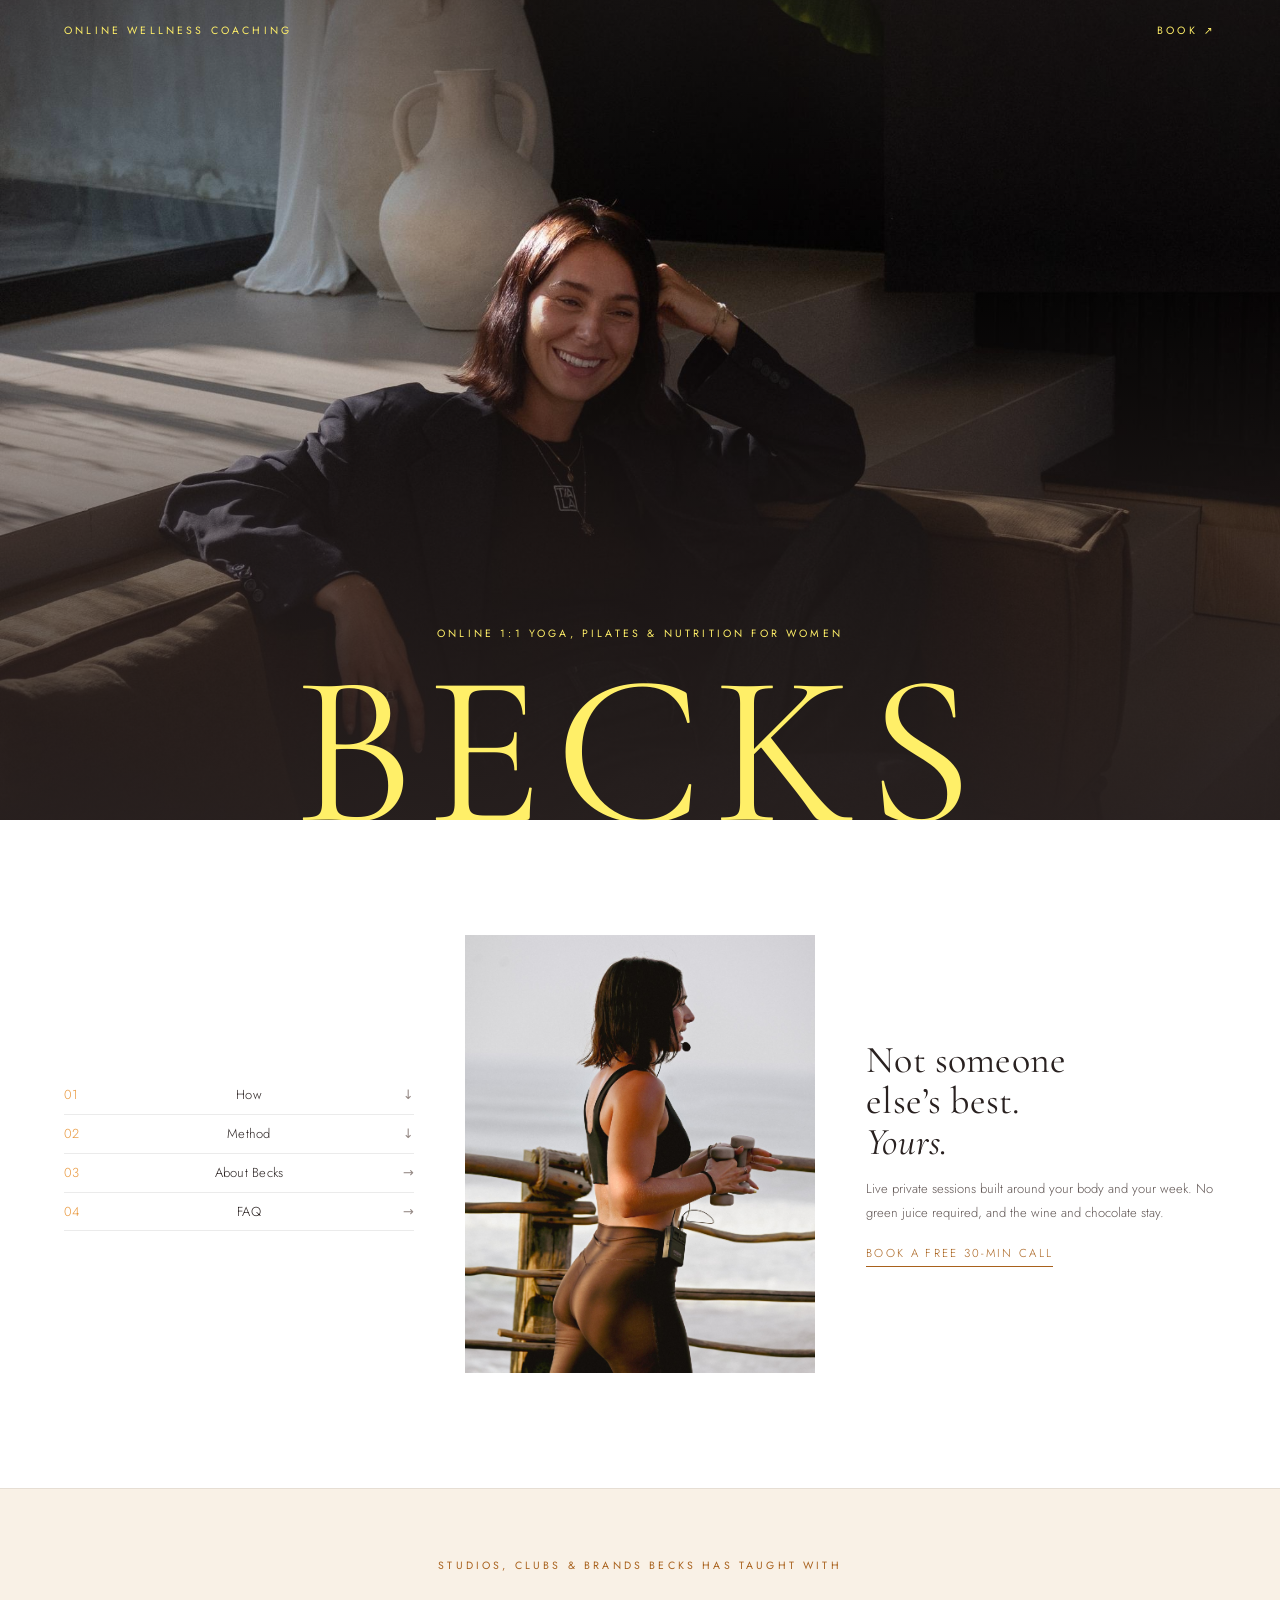
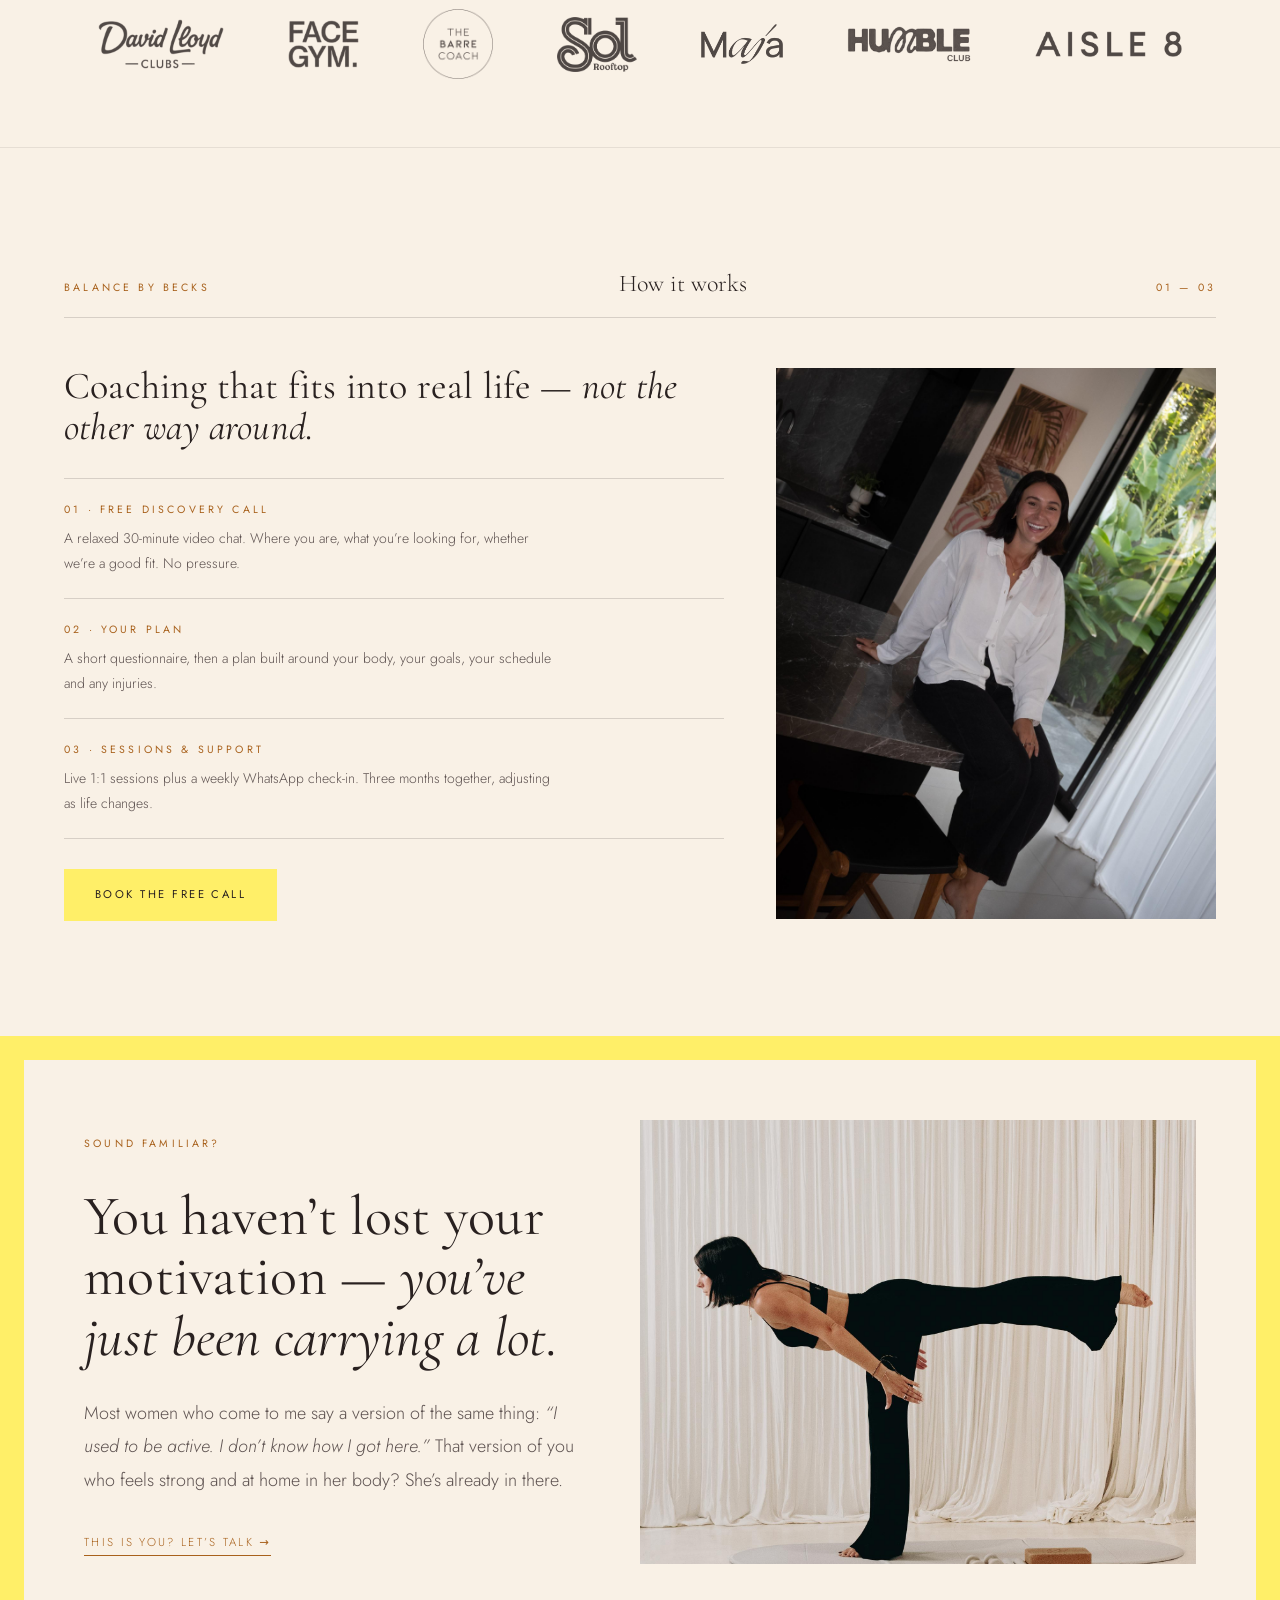
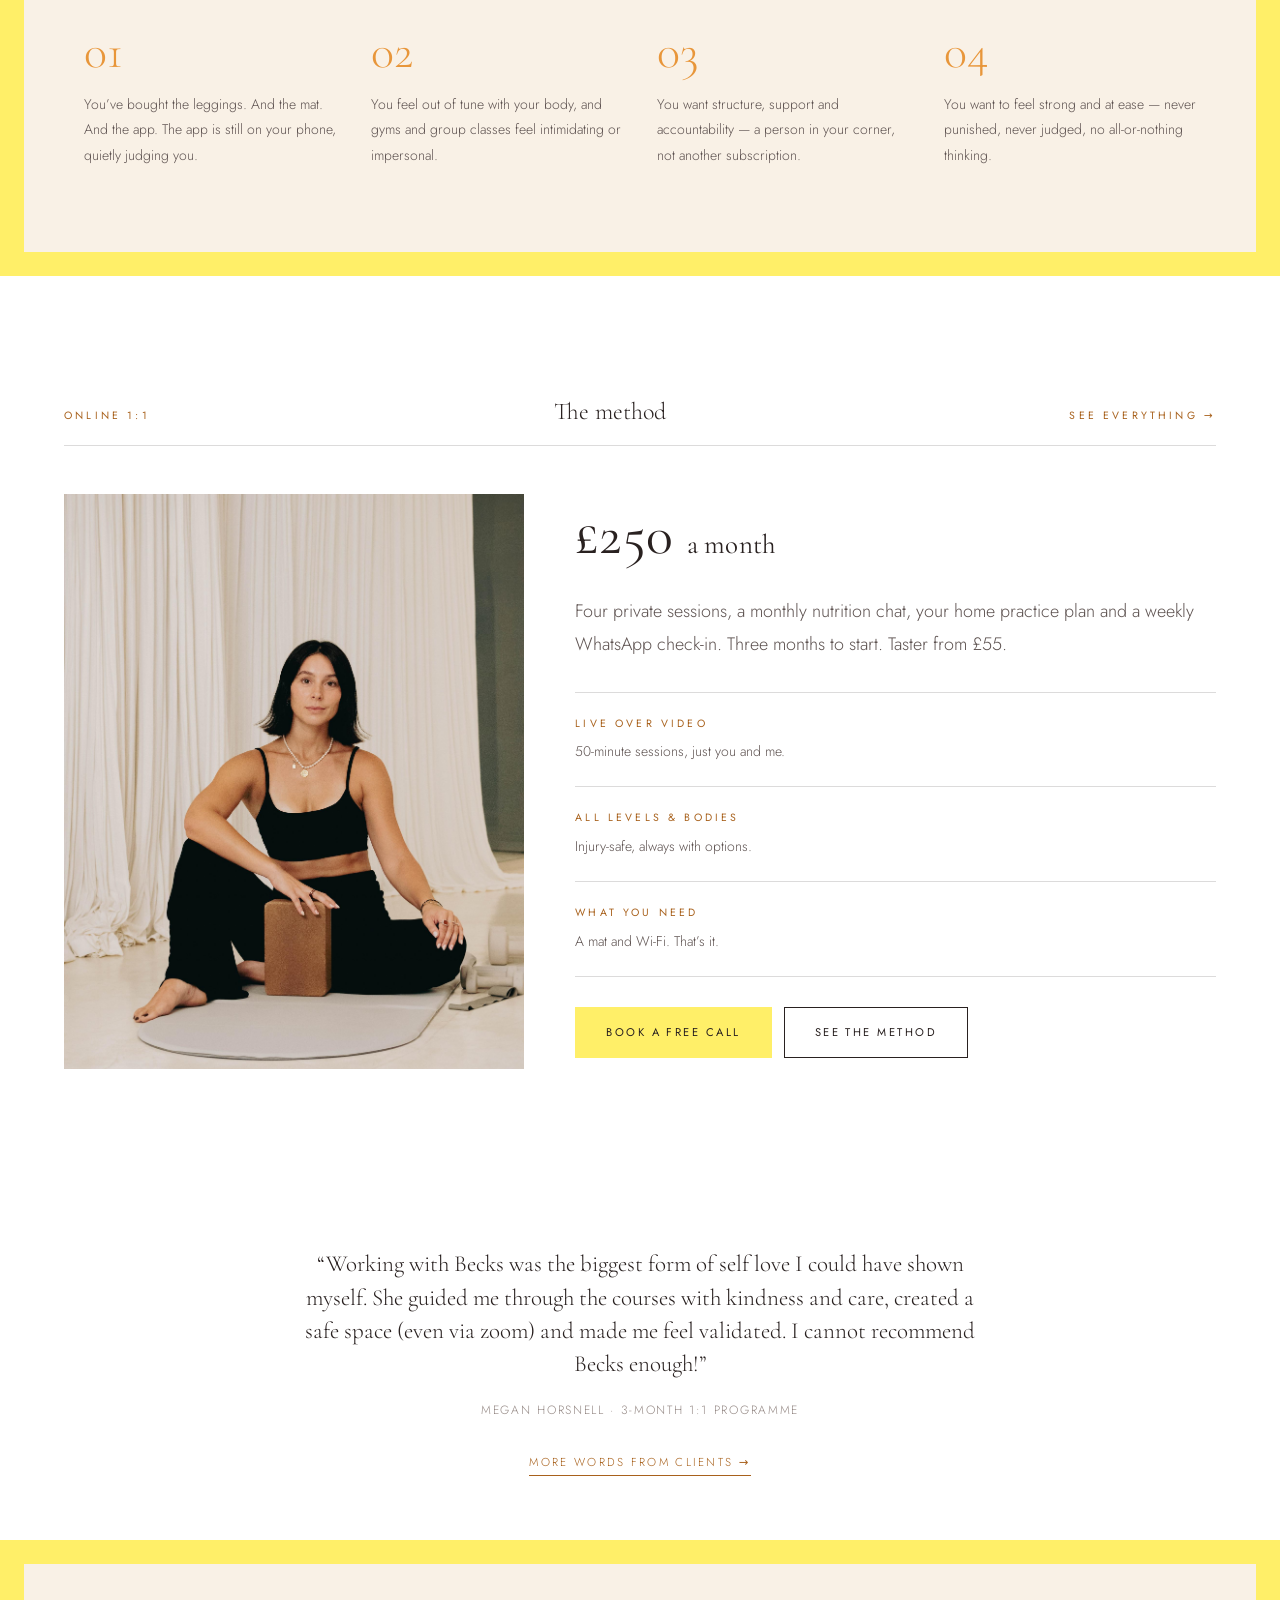
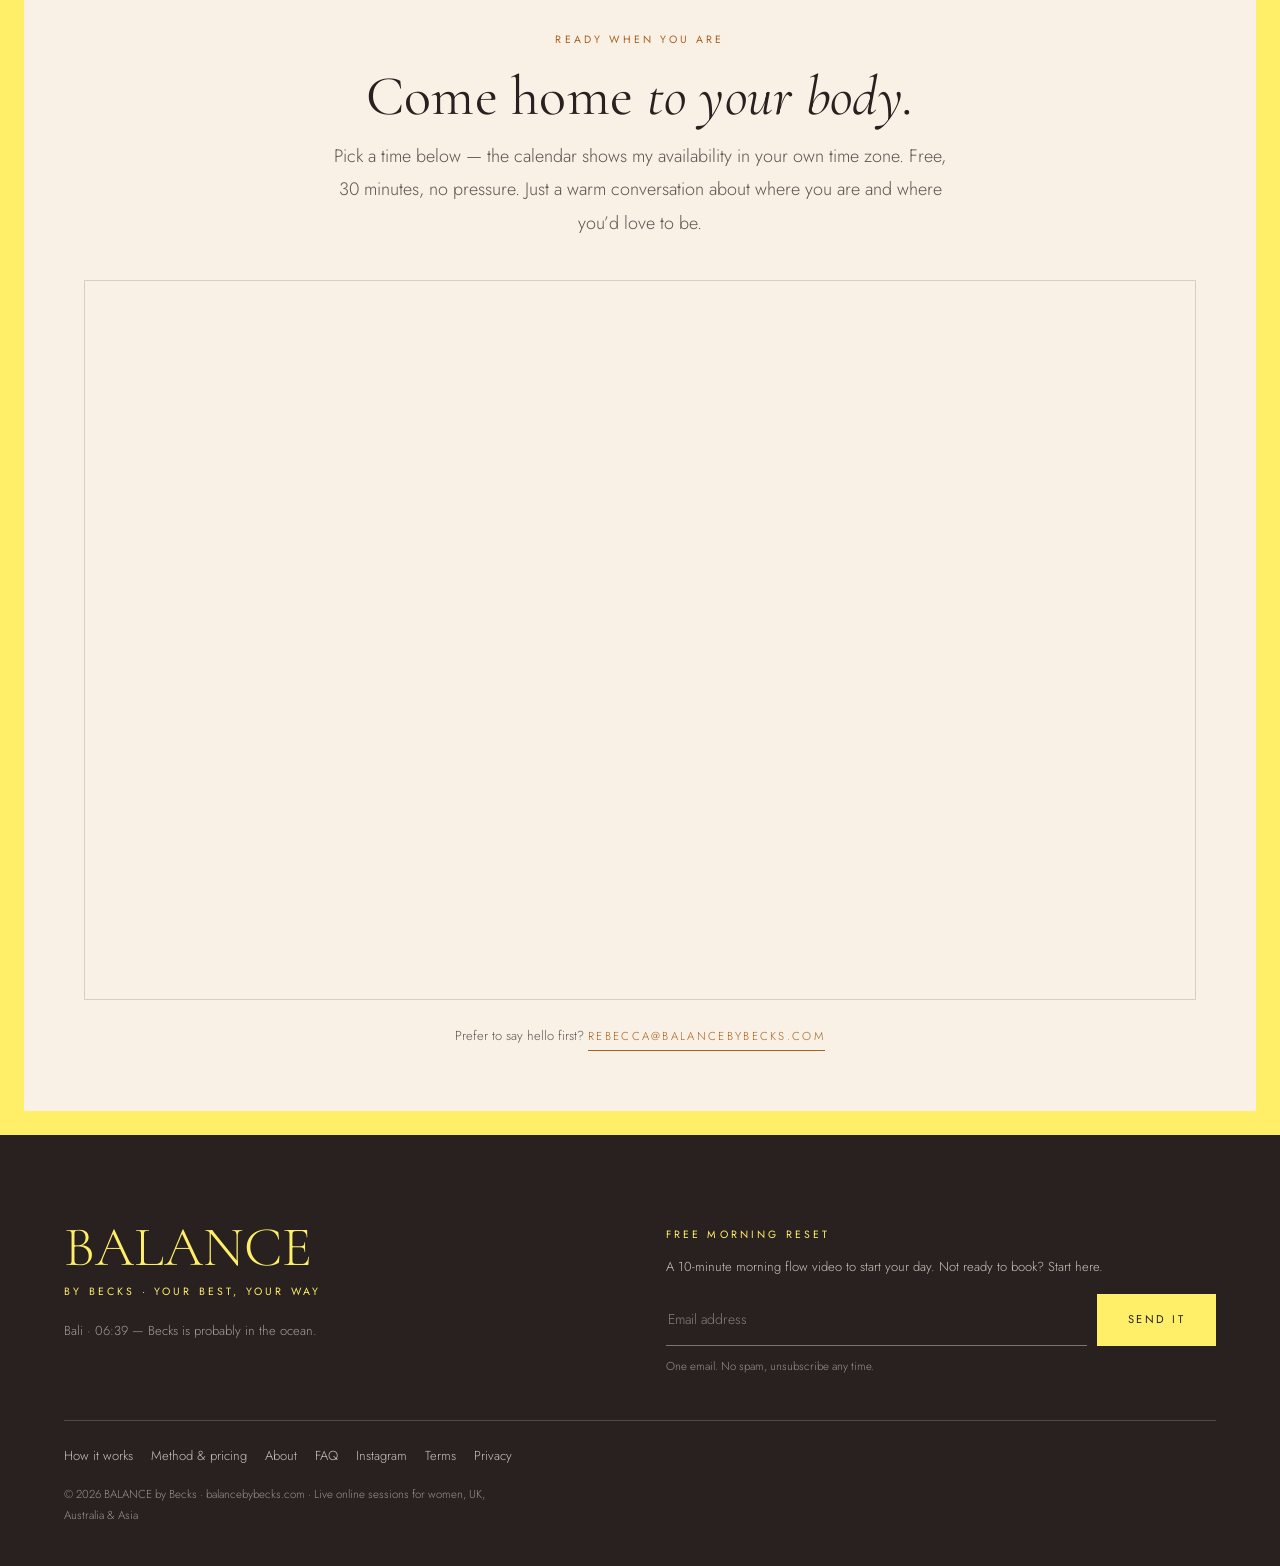
<file: index.html>
<!DOCTYPE html>
<html lang="en">
<head>
<meta charset="UTF-8">
<meta name="viewport" content="width=device-width, initial-scale=1.0">
<title>Balance by Becks | Online Yoga, Pilates &amp; Nutrition Coaching for Women</title>
<meta name="description" content="Private online yoga, Pilates and holistic nutrition coaching for women, with Becks. Live 1:1 sessions built around you. Book a free 30-minute call.">
<meta name="theme-color" content="#F9F1E6">
<link rel="canonical" href="https://balancebybecks.com/">
<link rel="icon" href="data:image/svg+xml,%3Csvg xmlns='http://www.w3.org/2000/svg' viewBox='0 0 64 64'%3E%3Crect width='64' height='64' fill='%23F9F1E6'/%3E%3Ctext x='32' y='46' font-family='Georgia,serif' font-size='42' text-anchor='middle' fill='%23E8963A'%3EB%3C/text%3E%3C/svg%3E">
<meta property="og:type" content="website">
<meta property="og:url" content="https://balancebybecks.com/">
<meta property="og:title" content="Balance by Becks | Online Yoga, Pilates &amp; Nutrition Coaching for Women">
<meta property="og:description" content="Live private sessions built around your body and your week. No green juice required. Book a free 30-minute call.">
<meta property="og:image" content="https://balancebybecks.com/images/becks-lounge.jpg">
<meta name="twitter:card" content="summary_large_image">

<!-- ============================================================
     SETUP
     1) BOOKING — one place: window.BOOKING_URL below. Every button
        with data-book opens it as a pop-up; #calendar embeds it.
     2) ANALYTICS — create Plausible, then uncomment the line.
     3) NEWSLETTER — paste the Formspree URL in the footer form action.
     IMAGES — images/becks-lounge.jpg (hero) · logos/ (client banner)
              becks-warrior.jpg · becks-ocean.jpg · becks-home.jpg · becks-block.jpg · gallery-1/2
              online-session.jpg · final.jpg
     ============================================================ -->
<script>
  /* Reserva: un solo lugar. El estilo viaja por parámetros de URL —
     Calendly sólo los aplica en plan de pago; en gratuito los ignora
     y usa su tema por defecto, sin romper nada. */
  window.BOOKING_URL = "https://calendly.com/balancebybecks/new-meeting";
  window.BOOKING_STYLE = {
    hide_gdpr_banner: 1,
    background_color: "F9F1E6",   /* crema del sitio */
    text_color:       "292120",   /* tinta */
    primary_color:    "A8611C"    /* naranja profundo: 4.8:1 con texto blanco */
  };
</script>
<!-- <script defer data-domain="balancebybecks.com" src="https://plausible.io/js/script.js"></script> -->

<link rel="preconnect" href="https://fonts.googleapis.com">
<link rel="preconnect" href="https://fonts.gstatic.com" crossorigin>
<link href="https://fonts.googleapis.com/css2?family=Cormorant+Garamond:ital,wght@0,300;0,400;1,400&family=Jost:wght@300;400&display=swap" rel="stylesheet">
<link rel="stylesheet" href="assets/site.css">
<link rel="stylesheet" href="https://assets.calendly.com/assets/external/widget.css">

<script type="application/ld+json">
{"@context":"https://schema.org","@graph":[
{"@type":"Person","name":"Rebecca (Becks)","url":"https://balancebybecks.com/","jobTitle":"Online yoga, Pilates and nutrition coach","description":"Becks is an online yoga and Pilates coach and nutritional therapist for women, based in Bali."},
{"@type":"Service","name":"Online 1:1 Yoga, Pilates & Nutrition Coaching","provider":{"@type":"Person","name":"Rebecca (Becks)"},"areaServed":["United Kingdom","Australia","Indonesia","Asia"],"url":"https://balancebybecks.com/","description":"Private online yoga, Pilates and holistic nutrition coaching for women. Four 50-minute sessions a month, a monthly nutrition chat, a home practice plan and a weekly WhatsApp check-in, for an initial three months.","offers":{"@type":"Offer","price":"250","priceCurrency":"GBP","description":"£250 a month"}}
]}
</script>
</head>

<body>
<a class="skip" href="#main">Skip to content</a>

<!-- ══════════════ 01 · HERO ══════════════ -->
<header class="hero">
  <div class="strip">
    <span class="label label--light">Online wellness coaching</span>
    <a class="label label--light" href="#book" data-book>Book ↗</a>
  </div>

  <img class="hero__img" src="images/becks-lounge.jpg"
       alt="Becks, online yoga and Pilates coach, sitting in warm afternoon light" width="2000" height="2500">
  <div class="hero__veil"></div>

  <div class="hero__foot">
    <p class="hero__sub label label--light">Online 1:1 yoga, Pilates &amp; nutrition for women</p>
    <h1 class="hero__mark">BECKS</h1>
  </div>
</header>

<main id="main">

<!-- ══════════════ 02 · CONTENTS ══════════════ -->
<section class="section section--paper">
  <div class="wrap cols cols--3 middle">

    <nav class="contents rise" aria-label="Contents">
      <a href="#how"><span class="n">01</span><span>How</span><span class="p">↓</span></a>
      <a href="#method"><span class="n">02</span><span>Method</span><span class="p">↓</span></a>
      <a href="about.html"><span class="n">03</span><span>About Becks</span><span class="p">→</span></a>
      <a href="faq.html"><span class="n">04</span><span>FAQ</span><span class="p">→</span></a>
    </nav>

    <div class="shot shot--tall rise">
      <img src="images/becks-ocean.jpg" alt="Becks teaching a class by the ocean in Bali" loading="lazy" width="1667" height="2500">
    </div>

    <div class="rise stack">
      <h2 class="h-md serif">Not someone<br>else&rsquo;s best.<br><em>Yours.</em></h2>
      <p class="small">Live private sessions built around your body and your week. No green juice required, and the wine and chocolate stay.</p>
      <p><a class="link-cta" href="#book" data-book>Book a free 30-min call</a></p>
    </div>

  </div>
</section>

<!-- ══════════════ CLIENT LOGOS ══════════════ -->
<section class="logos" aria-label="Studios and brands Becks has taught with">
  <span class="label">Studios, clubs &amp; brands Becks has taught with</span>
  <div class="logos__row rise">
    <img src="images/logos/david-lloyd.png" alt="David Lloyd Clubs" style="--h:1.5" width="754" height="300" loading="lazy">
    <img src="images/logos/facegym.png" alt="FaceGym" style="--h:1.45" width="445" height="300" loading="lazy">
    <img src="images/logos/the-barre-coach.png" alt="The Barre Coach" style="--h:2.1" width="300" height="300" loading="lazy">
    <img src="images/logos/sol-rooftop.png" alt="Sol Rooftop" style="--h:1.65" width="438" height="300" loading="lazy">
    <img src="images/logos/maja.png" alt="Maja" style="--h:1.2" width="614" height="300" loading="lazy">
    <img src="images/logos/humble-club.png" alt="Humble Club" style="--h:1.1" width="820" height="243" loading="lazy">
    <img src="images/logos/aisle-8.png" alt="Aisle 8" style="--h:.8" width="900" height="163" loading="lazy">
  </div>
</section>

<!-- ══════════════ 03 · HOW IT WORKS ══════════════ -->
<section class="section" id="how">
  <div class="wrap">
    <div class="rule-head">
      <span class="label">Balance by Becks</span>
      <span class="rule-head__mid">How it works</span>
      <span class="label hide-sm">01 &mdash; 03</span>
    </div>

    <div class="cols cols--text-photo middle">
      <div class="rise stack-lg">
        <h2 class="h-md serif">Coaching that fits into real life &mdash; <em>not the other way around.</em></h2>

        <div class="rows">
          <div class="row">
            <span class="row__k label">01 &middot; Free discovery call</span>
            <p>A relaxed 30-minute video chat. Where you are, what you&rsquo;re looking for, whether we&rsquo;re a good fit. No pressure.</p>
          </div>
          <div class="row">
            <span class="row__k label">02 &middot; Your plan</span>
            <p>A short questionnaire, then a plan built around your body, your goals, your schedule and any injuries.</p>
          </div>
          <div class="row">
            <span class="row__k label">03 &middot; Sessions &amp; support</span>
            <p>Live 1:1 sessions plus a weekly WhatsApp check-in. Three months together, adjusting as life changes.</p>
          </div>
        </div>

        <div class="btn-row">
          <a class="btn" href="#book" data-book>Book the free call</a>
        </div>
      </div>

      <div class="shot shot--tall shot--how rise">
        <img src="images/becks-home.jpg" alt="Becks at home in Bali" loading="lazy" width="2000" height="2500">
      </div>
    </div>
  </div>
</section>

<!-- ══════════════ 04 · SOUND FAMILIAR (yellow frame) ══════════════ -->
<section class="frame" id="approach">
  <div class="frame__inner">
    <div class="wrap cols cols--text-photo middle">

      <div class="rise stack-lg">
        <span class="label">Sound familiar?</span>
        <h2 class="h-lg serif">You haven&rsquo;t lost your motivation &mdash; <em>you&rsquo;ve just been carrying a lot.</em></h2>
        <p class="lede">Most women who come to me say a version of the same thing: <em>&ldquo;I used to be active. I don&rsquo;t know how I got here.&rdquo;</em> That version of you who feels strong and at home in her body? She&rsquo;s already in there.</p>
        <p><a class="link-cta" href="#book" data-book>This is you? Let&rsquo;s talk →</a></p>
      </div>

      <div class="shot shot--wide shot--warrior rise">
        <img src="images/becks-warrior.jpg" alt="Becks balancing in a standing yoga pose" loading="lazy" width="1746" height="2500">
      </div>

    </div>

    <div class="wrap steps steps--4 rise" style="margin-top:clamp(36px,5vw,64px);margin-bottom:clamp(12px,2vw,24px)">
      <div class="step">
        <div class="step__n">01</div>
        <p>You&rsquo;ve bought the leggings. And the mat. And the app. The app is still on your phone, quietly judging you.</p>
      </div>
      <div class="step">
        <div class="step__n">02</div>
        <p>You feel out of tune with your body, and gyms and group classes feel intimidating or impersonal.</p>
      </div>
      <div class="step">
        <div class="step__n">03</div>
        <p>You want structure, support and accountability &mdash; a person in your corner, not another subscription.</p>
      </div>
      <div class="step">
        <div class="step__n">04</div>
        <p>You want to feel strong and at ease &mdash; never punished, never judged, no all-or-nothing thinking.</p>
      </div>
    </div>
  </div>
</section>

<!-- ══════════════ 05 · METHOD ══════════════ -->
<section class="section section--paper" id="method">
  <div class="wrap">
    <div class="rule-head">
      <span class="label">Online 1:1</span>
      <span class="rule-head__mid">The method</span>
      <a class="label" href="programme.html">See everything →</a>
    </div>

    <div class="cols cols--sidebar middle">
      <div class="shot shot--tall rise">
        <img src="images/becks-block.jpg" alt="Becks on the mat with a block" loading="lazy" width="1898" height="2500">
      </div>

      <div class="rise stack-lg">
        <h2 class="h-lg serif">£250 <span class="h-sm">a month</span></h2>
        <p class="lede">Four private sessions, a monthly nutrition chat, your home practice plan and a weekly WhatsApp check-in. Three months to start. Taster from £55.</p>

        <div class="rows">
          <div class="row"><span class="row__k label">Live over video</span><p>50-minute sessions, just you and me.</p></div>
          <div class="row"><span class="row__k label">All levels &amp; bodies</span><p>Injury-safe, always with options.</p></div>
          <div class="row"><span class="row__k label">What you need</span><p>A mat and Wi-Fi. That&rsquo;s it.</p></div>
        </div>

        <div class="btn-row">
          <a class="btn" href="#book" data-book>Book a free call</a>
          <a class="btn btn--ghost" href="programme.html">See the method</a>
        </div>
      </div>
    </div>
  </div>
</section>

<!-- ══════════════ 06 · ONE VOICE ══════════════ -->
<section class="section section--paper section--tight">
  <div class="wrap wrap--narrow center">
    <blockquote class="quote rise" style="background:transparent;padding:0">
      <p>&ldquo;Working with Becks was the biggest form of self love I could have shown myself. She guided me through the courses with kindness and care, created a safe space (even via zoom) and made me feel validated. I cannot recommend Becks enough!&rdquo;</p>
      <cite>Megan Horsnell &middot; 3-month 1:1 programme</cite>
    </blockquote>
    <p style="margin-top:26px"><a class="link-cta" href="about.html#words">More words from clients →</a></p>
  </div>
</section>

<!-- ══════════════ 07 · BOOK ══════════════ -->
<section class="frame" id="book">
  <div class="frame__inner frame--paper">
    <div class="wrap">
      <div class="center stack" style="margin-bottom:clamp(26px,3.5vw,40px)">
        <span class="label">Ready when you are</span>
        <h2 class="h-lg serif">Come home <em>to your body.</em></h2>
        <p class="lede" style="margin:14px auto 0">Pick a time below &mdash; the calendar shows my availability in your own time zone. Free, 30 minutes, no pressure. Just a warm conversation about where you are and where you&rsquo;d love to be.</p>
      </div>

      <!-- Calendly inline; falls back to a plain link if the widget can't load -->
      <div id="calendar" class="calendly-inline-widget booking" data-auto-load="false">
        <a class="booking__fallback" href="https://calendly.com/balancebybecks/new-meeting" hidden>
          Open the calendar in a new tab ↗
        </a>
        <noscript>
          <p style="padding:40px">Book your free 30-minute call:
            <a href="https://calendly.com/balancebybecks/new-meeting">calendly.com/balancebybecks</a>
          </p>
        </noscript>
      </div>

      <p class="center small" style="margin:24px auto 0">
        Prefer to say hello first? <a class="link-cta" href="mailto:rebecca@balancebybecks.com">rebecca@balancebybecks.com</a>
      </p>
    </div>
  </div>
</section>

</main>

<!-- ══════════════ FOOTER ══════════════ -->
<footer class="foot">
  <div class="wrap cols cols--2">
    <div>
      <div class="foot__mark">BALANCE</div>
      <p class="label" style="margin-top:8px">by Becks &middot; Your best, your way</p>
      <p class="small" style="color:rgba(249,241,230,.6);margin-top:18px">
        Bali · <span data-bali>--:--</span> &mdash; Becks is probably in the ocean.
      </p>
    </div>

    <div>
      <span class="label">Free Morning Reset</span>
      <p class="small" style="color:rgba(249,241,230,.78);margin-top:8px">A 10-minute morning flow video to start your day. Not ready to book? Start here.</p>
      <form class="news" action="REPLACE_WITH_FORMSPREE_URL" method="POST">
        <label class="vh" for="nl">Email address</label>
        <input id="nl" type="email" name="email" placeholder="Email address" required>
        <button class="btn" type="submit">Send it</button>
      </form>
      <p class="foot__fine" style="margin-top:10px">One email. No spam, unsubscribe any time.</p>
    </div>
  </div>

  <hr class="foot__rule">

  <div class="wrap">
    <nav class="foot__nav" aria-label="Footer">
      <a href="index.html#how">How it works</a>
      <a href="programme.html">Method &amp; pricing</a>
      <a href="about.html">About</a>
      <a href="faq.html">FAQ</a>
      <a href="https://www.instagram.com/balancebybecks" rel="noopener">Instagram</a>
      <a href="terms.html">Terms</a>
      <a href="privacy.html">Privacy</a>
    </nav>
    <p class="foot__fine" style="margin-top:16px">
      © <span data-year>2026</span> BALANCE by Becks · balancebybecks.com · Live online sessions for women, UK, Australia &amp; Asia
    </p>
  </div>
</footer>

<script src="https://assets.calendly.com/assets/external/widget.js" async></script>
<script src="assets/site.js" defer></script>
</body>
</html>
</file>
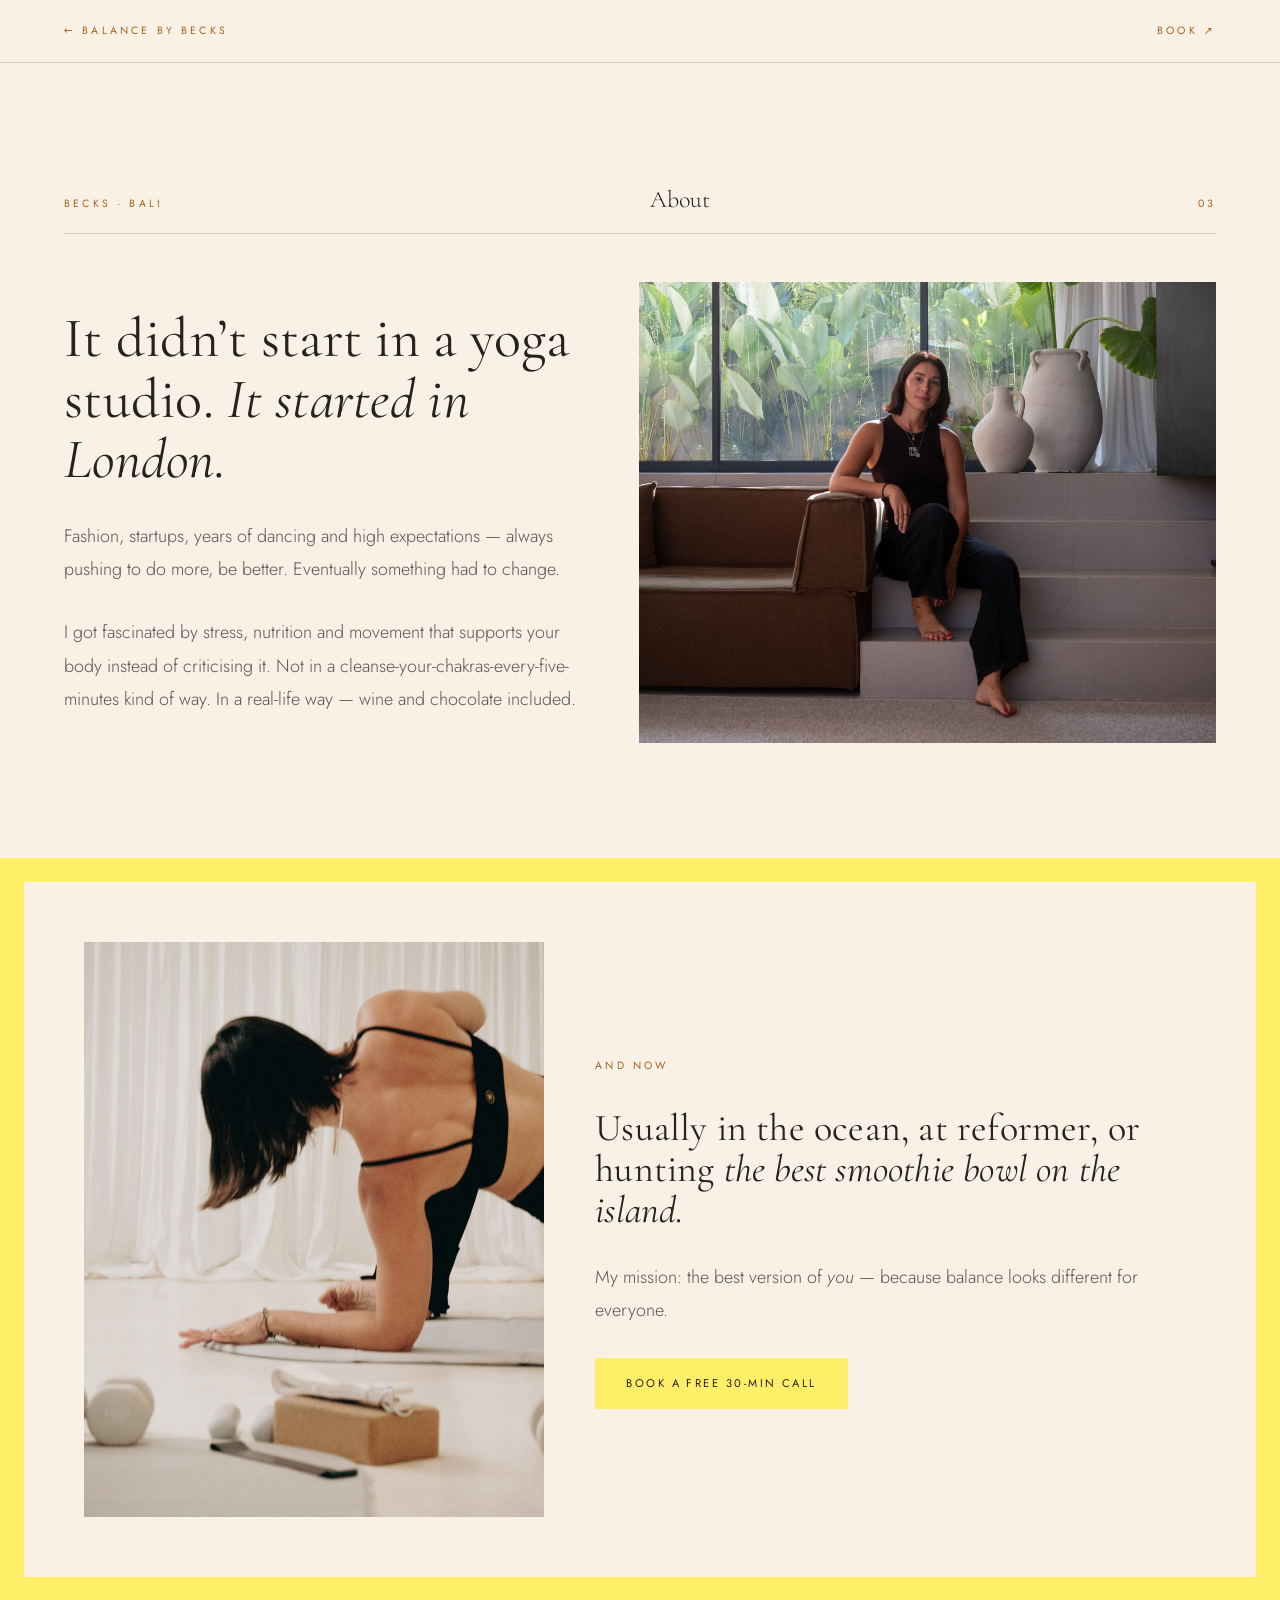
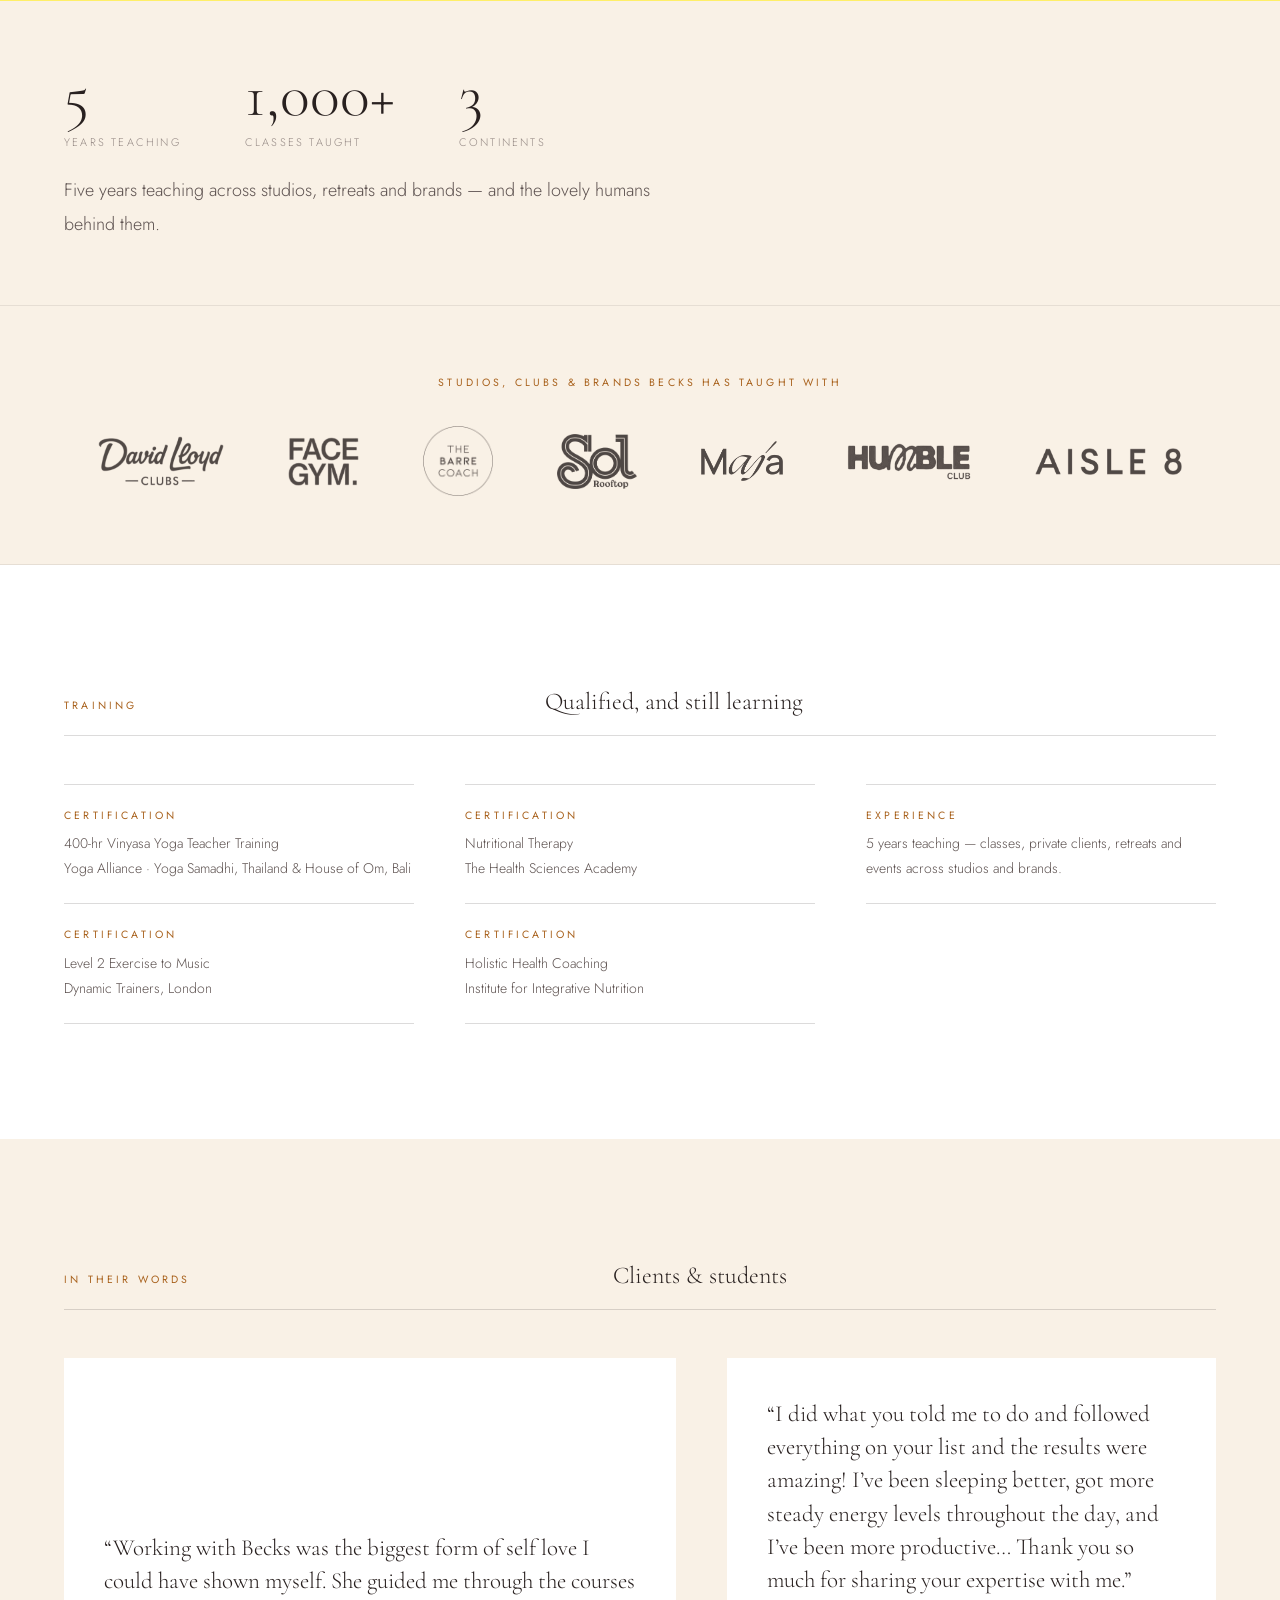
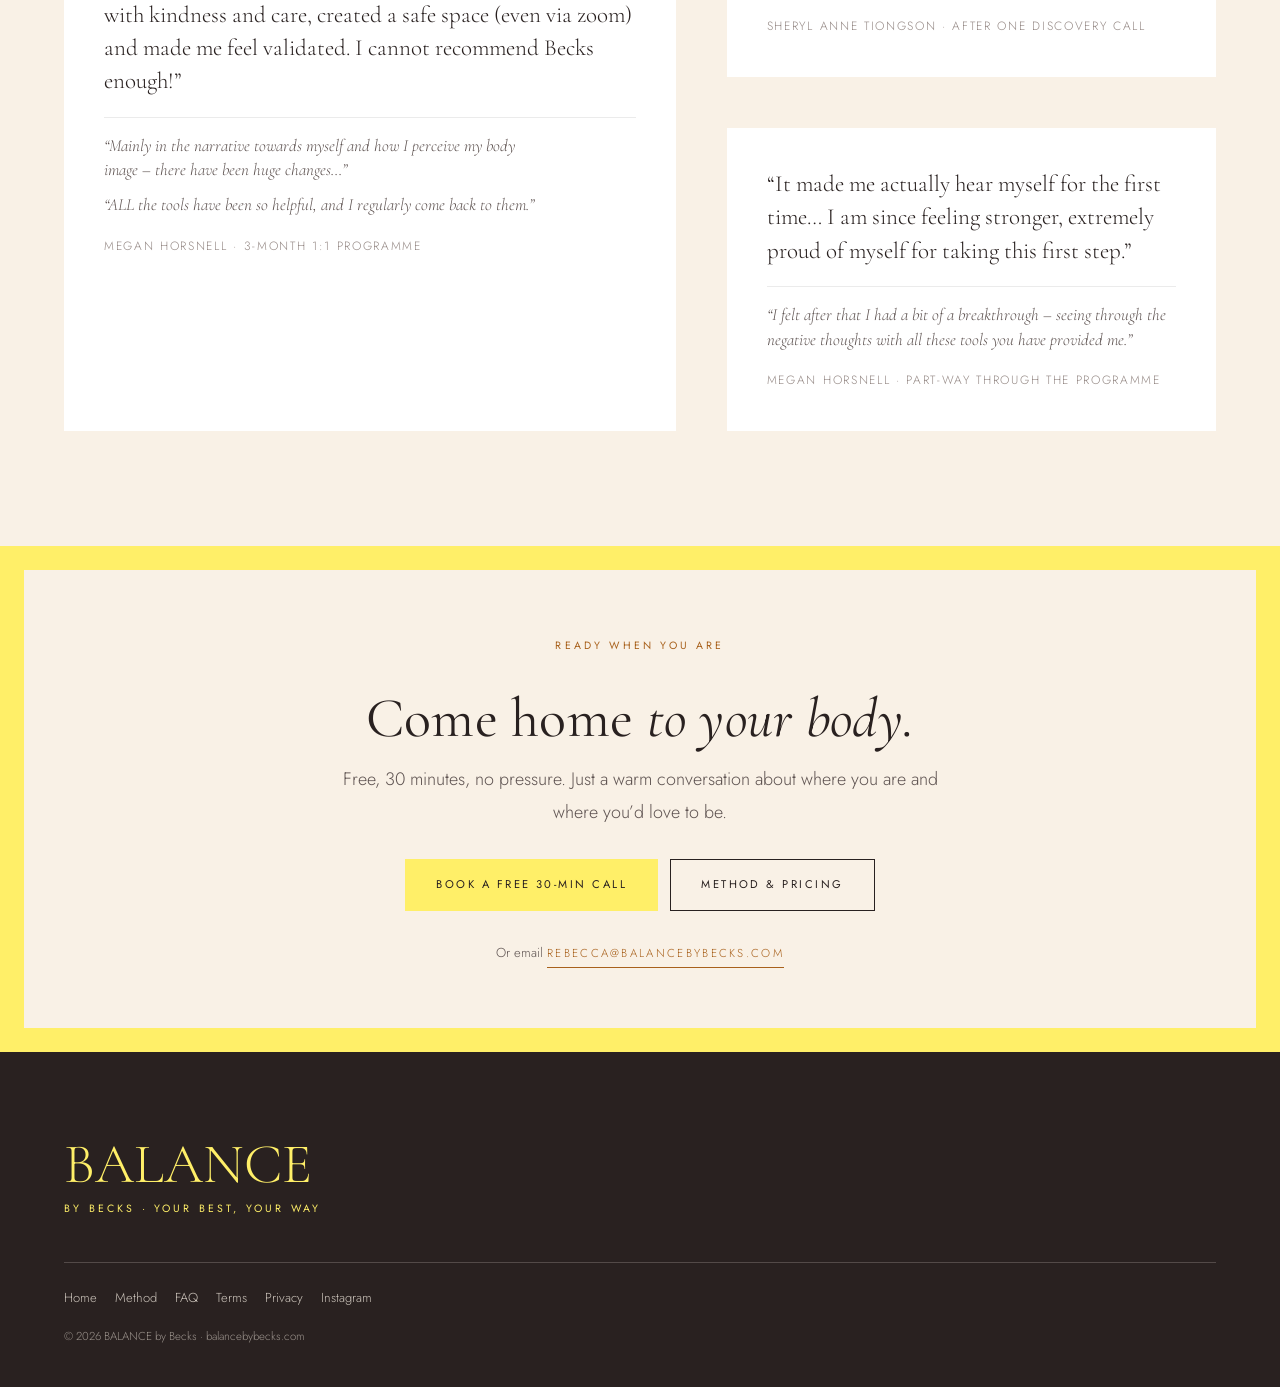
<file: about.html>
<!DOCTYPE html>
<html lang="en">
<head>
<meta charset="UTF-8">
<meta name="viewport" content="width=device-width, initial-scale=1.0">
<title>About Becks — Balance by Becks</title>
<meta name="description" content="Becks is a yoga and Pilates coach and nutritional therapist for women, based in Bali. Fashion and startups in London, then five years teaching across studios, retreats and brands.">
<meta name="theme-color" content="#F9F1E6">
<link rel="canonical" href="https://balancebybecks.com/about.html">
<link rel="icon" href="data:image/svg+xml,%3Csvg xmlns='http://www.w3.org/2000/svg' viewBox='0 0 64 64'%3E%3Crect width='64' height='64' fill='%23F9F1E6'/%3E%3Ctext x='32' y='46' font-family='Georgia,serif' font-size='42' text-anchor='middle' fill='%23E8963A'%3EB%3C/text%3E%3C/svg%3E">
<meta property="og:title" content="About Becks — Balance by Becks">
<meta property="og:description" content="It didn't start in a yoga studio. It started in London.">
<meta property="og:image" content="https://balancebybecks.com/images/becks-now.jpg">

<script>
  /* Reserva: un solo lugar. El estilo viaja por parámetros de URL —
     Calendly sólo los aplica en plan de pago; en gratuito los ignora
     y usa su tema por defecto, sin romper nada. */
  window.BOOKING_URL = "https://calendly.com/balancebybecks/new-meeting";
  window.BOOKING_STYLE = {
    hide_gdpr_banner: 1,
    background_color: "F9F1E6",   /* crema del sitio */
    text_color:       "292120",   /* tinta */
    primary_color:    "A8611C"    /* naranja profundo: 4.8:1 con texto blanco */
  };
</script>
<link rel="preconnect" href="https://fonts.googleapis.com">
<link rel="preconnect" href="https://fonts.gstatic.com" crossorigin>
<link href="https://fonts.googleapis.com/css2?family=Cormorant+Garamond:ital,wght@0,300;0,400;1,400&family=Jost:wght@300;400&display=swap" rel="stylesheet">
<link rel="stylesheet" href="assets/site.css">
<link rel="stylesheet" href="https://assets.calendly.com/assets/external/widget.css">
</head>

<body>
<a class="skip" href="#main">Skip to content</a>

<div class="strip strip--solid">
  <a class="label" href="index.html">← Balance by Becks</a>
  <a class="label" href="#book" data-book>Book ↗</a>
</div>

<main id="main">

<!-- ══════════════ THE STORY ══════════════ -->
<section class="section">
  <div class="wrap">
    <div class="rule-head">
      <span class="label">Becks &middot; Bali</span>
      <span class="rule-head__mid">About</span>
      <span class="label hide-sm">03</span>
    </div>

    <div class="cols cols--text-photo middle">
      <div class="rise stack-lg">
        <h1 class="h-lg serif">It didn&rsquo;t start in a yoga studio. <em>It started in London.</em></h1>
        <p class="lede">Fashion, startups, years of dancing and high expectations &mdash; always pushing to do more, be better. Eventually something had to change.</p>
        <p class="lede">I got fascinated by stress, nutrition and movement that supports your body instead of criticising it. Not in a cleanse-your-chakras-every-five-minutes kind of way. In a real-life way &mdash; wine and chocolate included.</p>
      </div>

      <div class="shot shot--wide rise">
        <img src="images/becks-steps.jpg" alt="Becks at home in Bali" width="1920" height="1536">
      </div>
    </div>
  </div>
</section>

<!-- ══════════════ NOW ══════════════ -->
<section class="frame">
  <div class="frame__inner frame--paper">
    <div class="wrap cols cols--sidebar middle">
      <div class="shot shot--tall rise">
        <img src="images/becks-now.jpg" alt="Becks mid-flow on the mat" loading="lazy" width="1754" height="2500">
      </div>
      <div class="rise stack-lg">
        <span class="label">And now</span>
        <h2 class="h-md serif">Usually in the ocean, at reformer, or hunting <em>the best smoothie bowl on the island.</em></h2>
        <p class="lede">My mission: the best version of <em>you</em> &mdash; because balance looks different for everyone.</p>
        <div class="btn-row">
          <a class="btn" href="#book" data-book>Book a free 30-min call</a>
        </div>
      </div>
    </div>
  </div>
</section>

<!-- ══════════════ FIGURES ══════════════ -->
<section class="section section--tight">
  <div class="wrap">
    <div class="facts rise">
      <div class="fact"><div class="fact__n">5</div><div class="fact__k">Years teaching</div></div>
      <div class="fact"><div class="fact__n">1,000+</div><div class="fact__k">Classes taught</div></div>
      <div class="fact"><div class="fact__n">3</div><div class="fact__k">Continents</div></div>
    </div>
    <p class="lede rise" style="margin-top:22px">Five years teaching across studios, retreats and brands &mdash; and the lovely humans behind them.</p>
  </div>
</section>

<!-- ══════════════ CLIENT LOGOS ══════════════ -->
<section class="logos" aria-label="Studios and brands Becks has taught with">
  <span class="label">Studios, clubs &amp; brands Becks has taught with</span>
  <div class="logos__row rise">
    <img src="images/logos/david-lloyd.png" alt="David Lloyd Clubs" style="--h:1.5" width="754" height="300" loading="lazy">
    <img src="images/logos/facegym.png" alt="FaceGym" style="--h:1.45" width="445" height="300" loading="lazy">
    <img src="images/logos/the-barre-coach.png" alt="The Barre Coach" style="--h:2.1" width="300" height="300" loading="lazy">
    <img src="images/logos/sol-rooftop.png" alt="Sol Rooftop" style="--h:1.65" width="438" height="300" loading="lazy">
    <img src="images/logos/maja.png" alt="Maja" style="--h:1.2" width="614" height="300" loading="lazy">
    <img src="images/logos/humble-club.png" alt="Humble Club" style="--h:1.1" width="820" height="243" loading="lazy">
    <img src="images/logos/aisle-8.png" alt="Aisle 8" style="--h:.8" width="900" height="163" loading="lazy">
  </div>
</section>

<!-- ══════════════ TRAINING ══════════════ -->
<section class="section section--paper">
  <div class="wrap">
    <div class="rule-head">
      <span class="label">Training</span>
      <span class="rule-head__mid">Qualified, and still learning</span>
      <span class="label hide-sm">&nbsp;</span>
    </div>

    <div class="cols cols--3">
      <div class="rows rise">
        <div class="row"><span class="row__k label">Certification</span><p>400-hr Vinyasa Yoga Teacher Training<br>Yoga Alliance · Yoga Samadhi, Thailand &amp; House of Om, Bali</p></div>
        <div class="row"><span class="row__k label">Certification</span><p>Level 2 Exercise to Music<br>Dynamic Trainers, London</p></div>
      </div>
      <div class="rows rise">
        <div class="row"><span class="row__k label">Certification</span><p>Nutritional Therapy<br>The Health Sciences Academy</p></div>
        <div class="row"><span class="row__k label">Certification</span><p>Holistic Health Coaching<br>Institute for Integrative Nutrition</p></div>
      </div>
      <div class="rows rise">
        <div class="row"><span class="row__k label">Experience</span><p>5 years teaching &mdash; classes, private clients, retreats and events across studios and brands.</p></div>
      </div>
    </div>
  </div>
</section>

<!-- ══════════════ WORDS ══════════════ -->
<section class="section" id="words">
  <div class="wrap">
    <div class="rule-head">
      <span class="label">In their words</span>
      <span class="rule-head__mid">Clients &amp; students</span>
      <span class="label hide-sm">&nbsp;</span>
    </div>
    <div class="quotes">
      <blockquote class="quote quote--lead rise">
        <p>&ldquo;Working with Becks was the biggest form of self love I could have shown myself. She guided me through the courses with kindness and care, created a safe space (even via zoom) and made me feel validated. I cannot recommend Becks enough!&rdquo;</p>
        <div class="quote__more">
          <p>&ldquo;Mainly in the narrative towards myself and how I perceive my body image &ndash; there have been huge changes&hellip;&rdquo;</p>
          <p>&ldquo;ALL the tools have been so helpful, and I regularly come back to them.&rdquo;</p>
        </div>
        <cite>Megan Horsnell &middot; 3-month 1:1 programme</cite>
      </blockquote>
      <blockquote class="quote rise">
        <p>&ldquo;I did what you told me to do and followed everything on your list and the results were amazing! I&rsquo;ve been sleeping better, got more steady energy levels throughout the day, and I&rsquo;ve been more productive&hellip; Thank you so much for sharing your expertise with me.&rdquo;</p>
        <cite>Sheryl Anne Tiongson &middot; After one discovery call</cite>
      </blockquote>
      <blockquote class="quote rise">
        <p>&ldquo;It made me actually hear myself for the first time&hellip; I am since feeling stronger, extremely proud of myself for taking this first step.&rdquo;</p>
        <div class="quote__more">
          <p>&ldquo;I felt after that I had a bit of a breakthrough &ndash; seeing through the negative thoughts with all these tools you have provided me.&rdquo;</p>
        </div>
        <cite>Megan Horsnell &middot; Part-way through the programme</cite>
      </blockquote>
    </div>
  </div>
</section>

<!-- ══════════════ BOOK ══════════════ -->
<section class="frame" id="book">
  <div class="frame__inner">
    <div class="wrap wrap--narrow center stack-lg">
      <span class="label">Ready when you are</span>
      <h2 class="h-lg serif">Come home <em>to your body.</em></h2>
      <p class="lede" style="margin:14px auto 0">Free, 30 minutes, no pressure. Just a warm conversation about where you are and where you&rsquo;d love to be.</p>
      <div class="btn-row" style="justify-content:center">
        <a class="btn" href="#book" data-book>Book a free 30-min call</a>
        <a class="btn btn--ghost" href="programme.html">Method &amp; pricing</a>
      </div>
      <p class="small">Or email <a class="link-cta" href="mailto:rebecca@balancebybecks.com">rebecca@balancebybecks.com</a></p>
    </div>
  </div>
</section>

</main>

<footer class="foot">
  <div class="wrap">
    <div class="foot__mark">BALANCE</div>
    <p class="label" style="margin-top:8px">by Becks &middot; Your best, your way</p>
    <hr class="foot__rule">
    <nav class="foot__nav" aria-label="Footer">
      <a href="index.html">Home</a>
      <a href="programme.html">Method</a>
      <a href="faq.html">FAQ</a>
      <a href="terms.html">Terms</a>
      <a href="privacy.html">Privacy</a>
      <a href="https://www.instagram.com/balancebybecks" rel="noopener">Instagram</a>
    </nav>
    <p class="foot__fine" style="margin-top:16px">© <span data-year>2026</span> BALANCE by Becks · balancebybecks.com</p>
  </div>
</footer>

<script src="https://assets.calendly.com/assets/external/widget.js" async></script>
<script src="assets/site.js" defer></script>
</body>
</html>
</file>
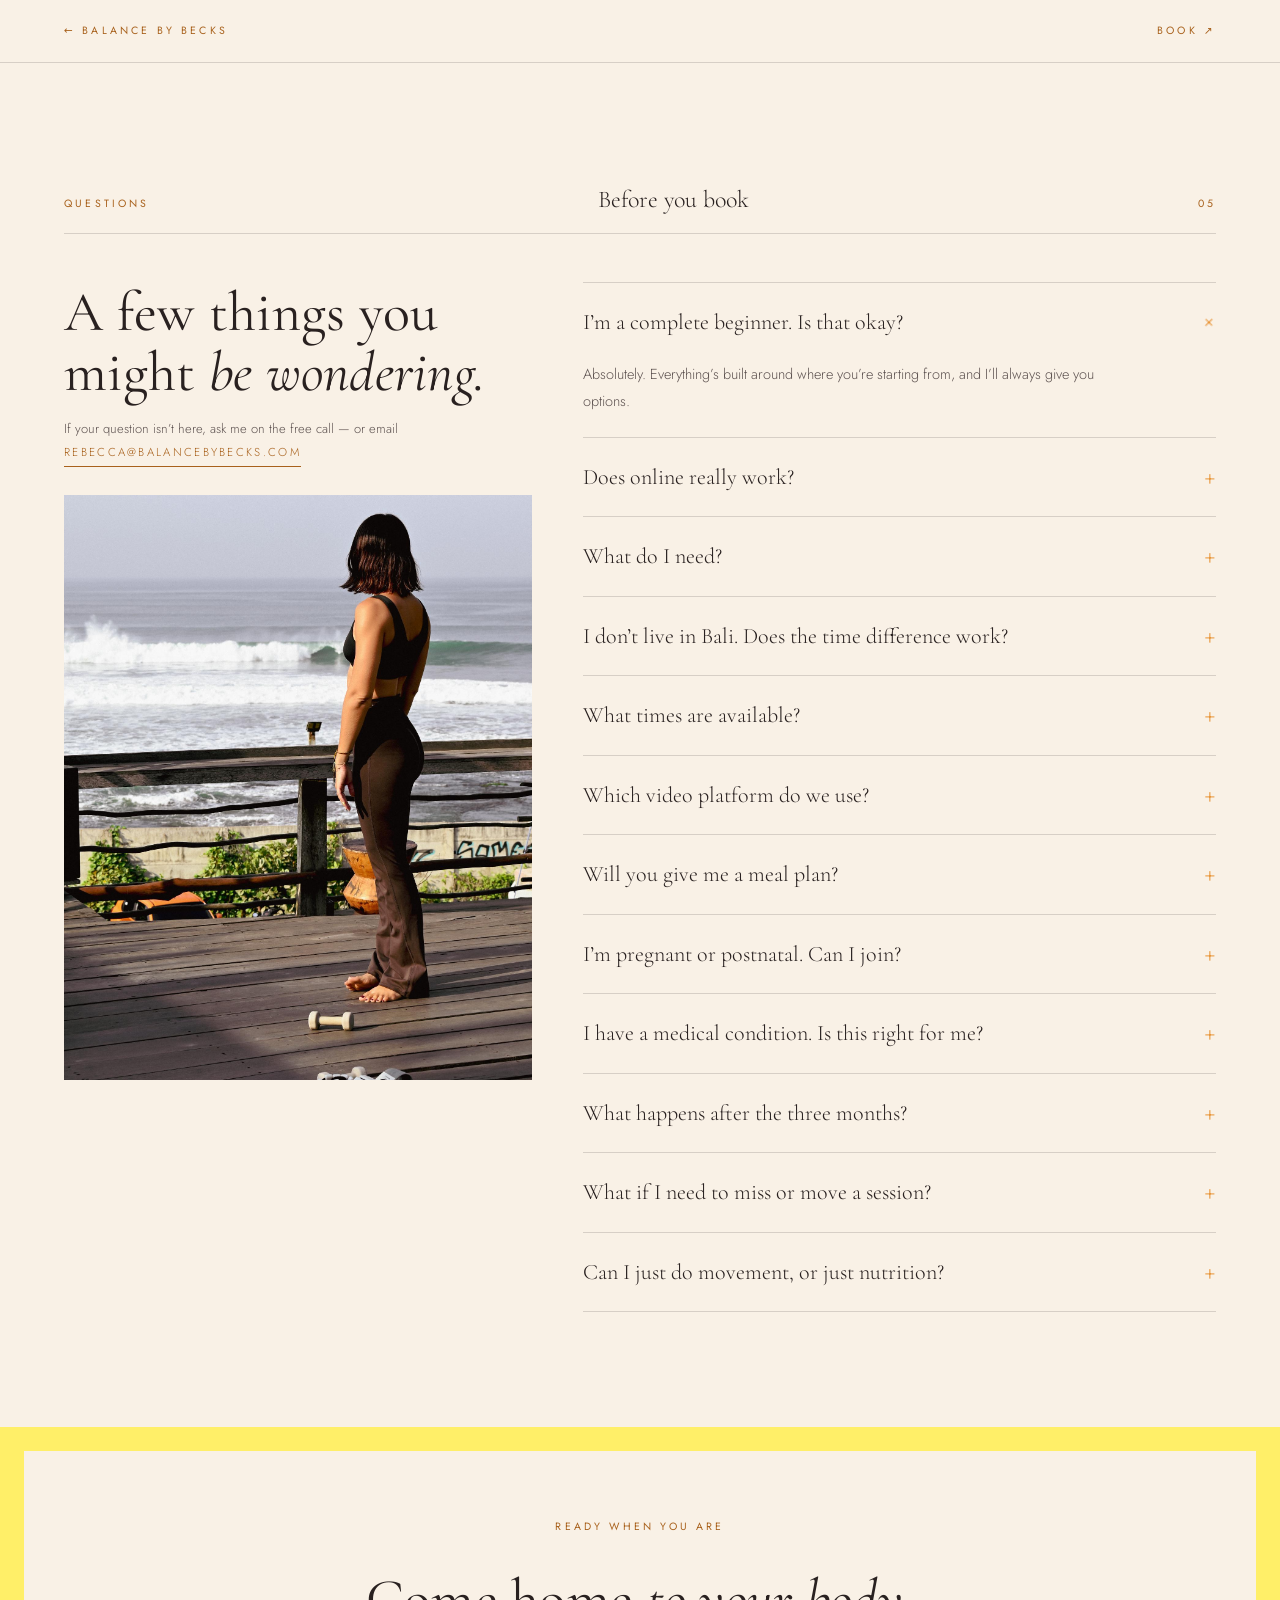
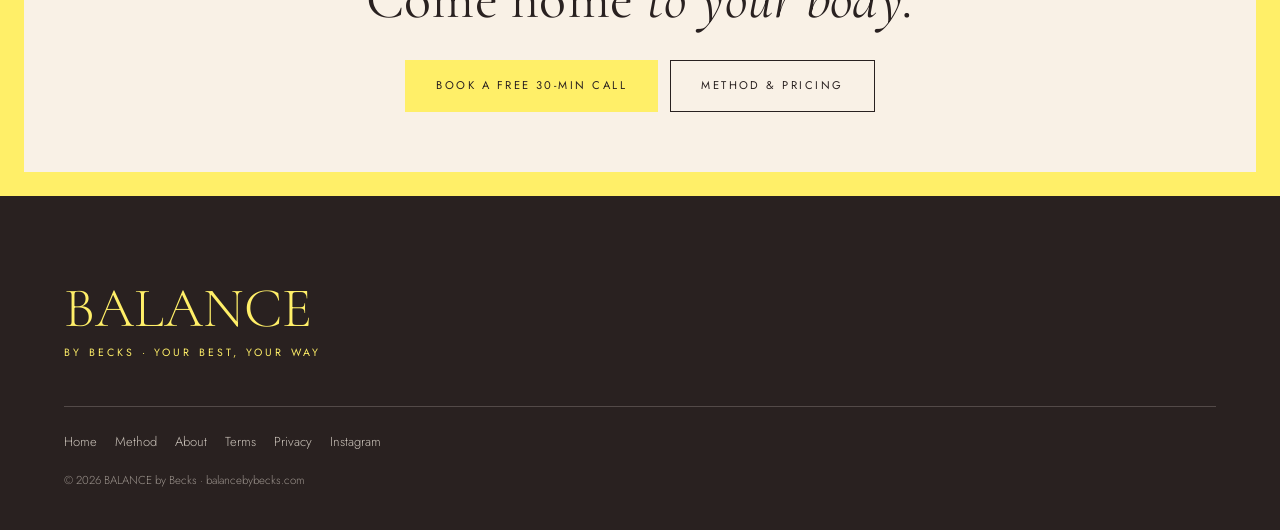
<file: faq.html>
<!DOCTYPE html>
<html lang="en">
<head>
<meta charset="UTF-8">
<meta name="viewport" content="width=device-width, initial-scale=1.0">
<title>FAQ — Balance by Becks</title>
<meta name="description" content="Common questions about online 1:1 yoga, Pilates and nutrition coaching with Becks — beginners, time zones, equipment, pregnancy, rescheduling and what happens after three months.">
<meta name="theme-color" content="#F9F1E6">
<link rel="canonical" href="https://balancebybecks.com/faq.html">
<link rel="icon" href="data:image/svg+xml,%3Csvg xmlns='http://www.w3.org/2000/svg' viewBox='0 0 64 64'%3E%3Crect width='64' height='64' fill='%23F9F1E6'/%3E%3Ctext x='32' y='46' font-family='Georgia,serif' font-size='42' text-anchor='middle' fill='%23E8963A'%3EB%3C/text%3E%3C/svg%3E">
<meta property="og:title" content="FAQ — Balance by Becks">
<meta property="og:description" content="A few things you might be wondering about online 1:1 coaching with Becks.">

<script>
  /* Reserva: un solo lugar. El estilo viaja por parámetros de URL —
     Calendly sólo los aplica en plan de pago; en gratuito los ignora
     y usa su tema por defecto, sin romper nada. */
  window.BOOKING_URL = "https://calendly.com/balancebybecks/new-meeting";
  window.BOOKING_STYLE = {
    hide_gdpr_banner: 1,
    background_color: "F9F1E6",   /* crema del sitio */
    text_color:       "292120",   /* tinta */
    primary_color:    "A8611C"    /* naranja profundo: 4.8:1 con texto blanco */
  };
</script>
<link rel="preconnect" href="https://fonts.googleapis.com">
<link rel="preconnect" href="https://fonts.gstatic.com" crossorigin>
<link href="https://fonts.googleapis.com/css2?family=Cormorant+Garamond:ital,wght@0,300;0,400;1,400&family=Jost:wght@300;400&display=swap" rel="stylesheet">
<link rel="stylesheet" href="assets/site.css">
<link rel="stylesheet" href="https://assets.calendly.com/assets/external/widget.css">

<script type="application/ld+json">
{"@context":"https://schema.org","@type":"FAQPage","mainEntity":[
{"@type":"Question","name":"I'm a complete beginner. Is that okay?","acceptedAnswer":{"@type":"Answer","text":"Absolutely. Everything's built around where you're starting from, and I'll always give you options."}},
{"@type":"Question","name":"Does online really work?","acceptedAnswer":{"@type":"Answer","text":"Yes. Every session is live over video, just you and me. We'll set up your camera together in the first session so I can see your whole body and guide you properly."}},
{"@type":"Question","name":"What do I need?","acceptedAnswer":{"@type":"Answer","text":"A mat, a bit of floor space and decent Wi-Fi."}},
{"@type":"Question","name":"I don't live in Bali. Does the time difference work?","acceptedAnswer":{"@type":"Answer","text":"Yes. Most clients join from the UK, Australia and across Asia, and we'll make sure our times line up before you sign up."}},
{"@type":"Question","name":"Will you give me a meal plan?","acceptedAnswer":{"@type":"Answer","text":"No, and that's on purpose. We focus on understanding food, building habits and keeping you accountable, so it actually sticks."}},
{"@type":"Question","name":"What happens after the three months?","acceptedAnswer":{"@type":"Answer","text":"Most clients continue month to month at the same £250, with 30 days' notice whenever you want to stop."}}
]}
</script>
</head>

<body>
<a class="skip" href="#main">Skip to content</a>

<div class="strip strip--solid">
  <a class="label" href="index.html">← Balance by Becks</a>
  <a class="label" href="#book" data-book>Book ↗</a>
</div>

<main id="main">

<section class="section">
  <div class="wrap">
    <div class="rule-head">
      <span class="label">Questions</span>
      <span class="rule-head__mid">Before you book</span>
      <span class="label hide-sm">05</span>
    </div>

    <div class="cols cols--sidebar">
      <div class="rise stack sticky">
        <h1 class="h-lg serif">A few things you might <em>be wondering.</em></h1>
        <p class="small">If your question isn&rsquo;t here, ask me on the free call &mdash; or email <a class="link-cta" href="mailto:rebecca@balancebybecks.com">rebecca@balancebybecks.com</a></p>
        <div class="shot shot--tall shot--faq" style="margin-top:28px">
          <img src="images/becks-sea.jpg" alt="Becks on a deck overlooking the ocean in Bali" loading="lazy" width="1531" height="2500">
        </div>
      </div>

      <div class="acc rise">
        <details open>
          <summary>I&rsquo;m a complete beginner. Is that okay?</summary>
          <p>Absolutely. Everything&rsquo;s built around where you&rsquo;re starting from, and I&rsquo;ll always give you options.</p>
        </details>
        <details>
          <summary>Does online really work?</summary>
          <p>Yes. Every session is live over video, just you and me. We&rsquo;ll set up your camera together in the first session so I can see your whole body and guide you properly.</p>
        </details>
        <details>
          <summary>What do I need?</summary>
          <p>A mat, a bit of floor space and decent Wi-Fi. If anything else would help, we&rsquo;ll talk about it before you buy anything.</p>
        </details>
        <details>
          <summary>I don&rsquo;t live in Bali. Does the time difference work?</summary>
          <p>Yes. Most clients join from the UK, Australia and across Asia, and we&rsquo;ll make sure our times line up before you sign up.</p>
        </details>
        <details>
          <summary>What times are available?</summary>
          <p>Early mornings and evenings UK time are the most popular, and we&rsquo;ll find a regular slot that suits your week.</p>
        </details>
        <details>
          <summary>Which video platform do we use?</summary>
          <p>Zoom, or Google Meet if you prefer. A phone propped up works fine; a laptop is even better.</p>
        </details>
        <details>
          <summary>Will you give me a meal plan?</summary>
          <p>No, and that&rsquo;s on purpose. Meal plans tend to last about a week. We focus on understanding food, building habits and keeping you accountable, so it actually sticks.</p>
        </details>
        <details>
          <summary>I&rsquo;m pregnant or postnatal. Can I join?</summary>
          <p>Yes, with modifications. Tell me where you are on the call, and make sure you&rsquo;re well enough to exercise or have checked with your doctor.</p>
        </details>
        <details>
          <summary>I have a medical condition. Is this right for me?</summary>
          <p>This is coaching for everyday health and habits. It isn&rsquo;t medical treatment, and it doesn&rsquo;t replace your doctor or dietitian. Mention it on our call and we&rsquo;ll work out the right support for you.</p>
        </details>
        <details>
          <summary>What happens after the three months?</summary>
          <p>Most clients continue month to month at the same £250, with 30 days&rsquo; notice whenever you want to stop.</p>
        </details>
        <details>
          <summary>What if I need to miss or move a session?</summary>
          <p>Life happens. You can reschedule with at least 24 hours&rsquo; notice, and if you&rsquo;re ill or away we can carry one session into the next month.</p>
        </details>
        <details>
          <summary>Can I just do movement, or just nutrition?</summary>
          <p>Yes. Mention it on the call and I&rsquo;ll talk you through separate options and prices.</p>
        </details>
      </div>
    </div>
  </div>
</section>

<section class="frame" id="book">
  <div class="frame__inner frame--paper">
    <div class="wrap wrap--narrow center stack-lg">
      <span class="label">Ready when you are</span>
      <h2 class="h-lg serif">Come home <em>to your body.</em></h2>
      <div class="btn-row" style="justify-content:center">
        <a class="btn" href="#book" data-book>Book a free 30-min call</a>
        <a class="btn btn--ghost" href="programme.html">Method &amp; pricing</a>
      </div>
    </div>
  </div>
</section>

</main>

<footer class="foot">
  <div class="wrap">
    <div class="foot__mark">BALANCE</div>
    <p class="label" style="margin-top:8px">by Becks &middot; Your best, your way</p>
    <hr class="foot__rule">
    <nav class="foot__nav" aria-label="Footer">
      <a href="index.html">Home</a>
      <a href="programme.html">Method</a>
      <a href="about.html">About</a>
      <a href="terms.html">Terms</a>
      <a href="privacy.html">Privacy</a>
      <a href="https://www.instagram.com/balancebybecks" rel="noopener">Instagram</a>
    </nav>
    <p class="foot__fine" style="margin-top:16px">© <span data-year>2026</span> BALANCE by Becks · balancebybecks.com</p>
  </div>
</footer>

<script src="https://assets.calendly.com/assets/external/widget.js" async></script>
<script src="assets/site.js" defer></script>
</body>
</html>
</file>
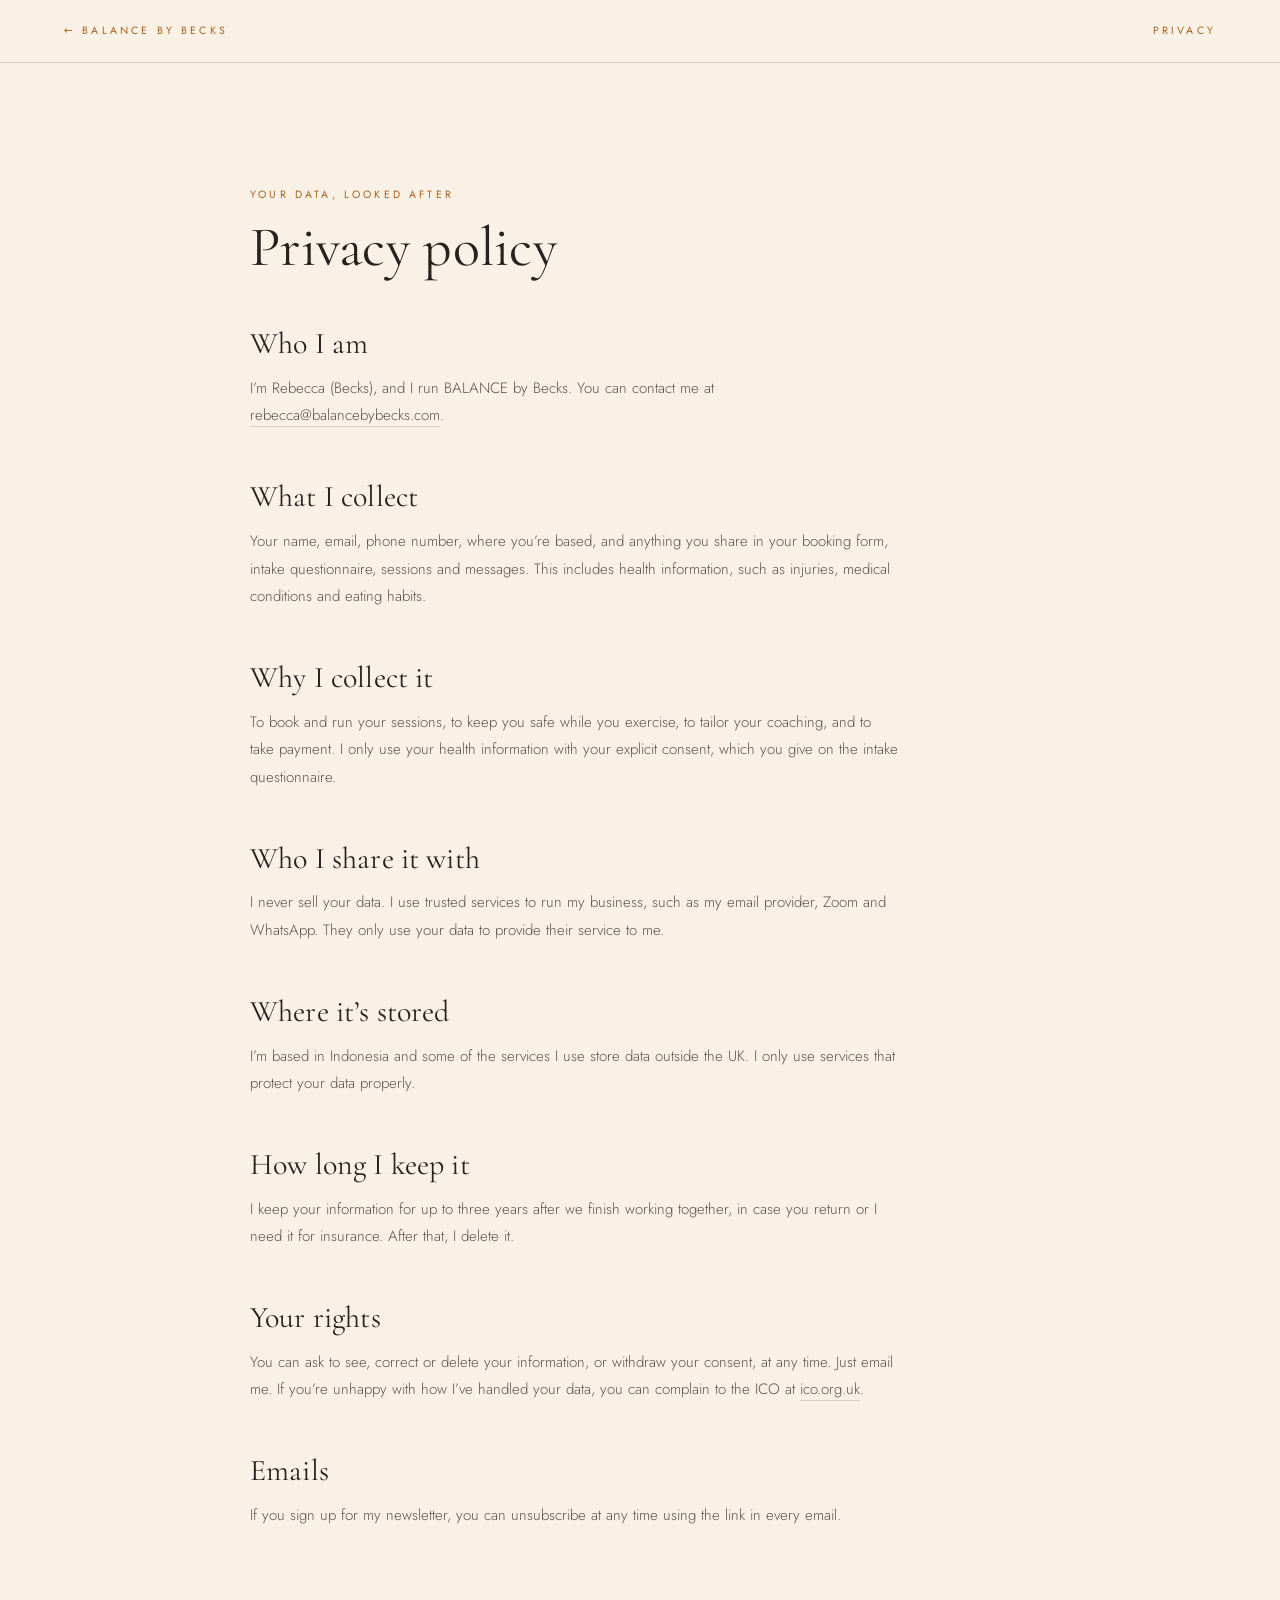
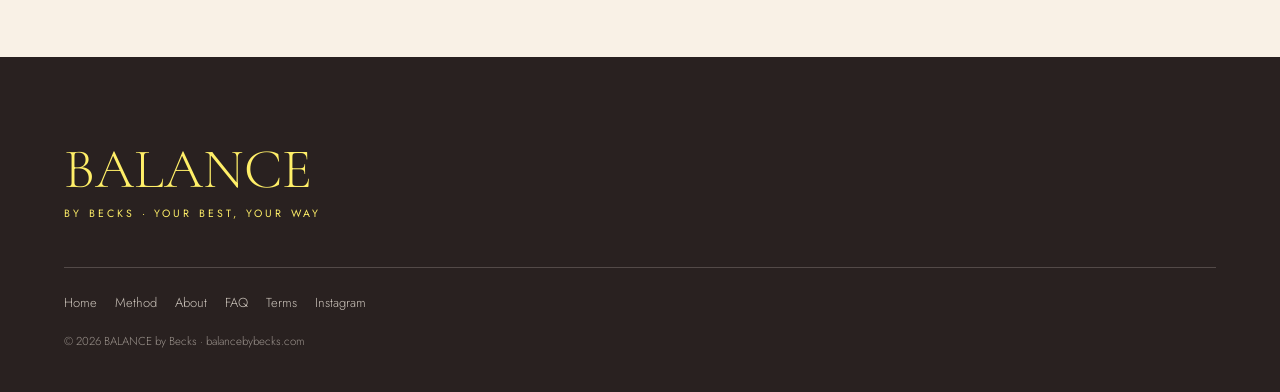
<file: privacy.html>
<!DOCTYPE html>
<html lang="en">
<head>
<meta charset="UTF-8">
<meta name="viewport" content="width=device-width, initial-scale=1.0">
<title>Privacy Policy — BALANCE by Becks</title>
<meta name="description" content="How BALANCE by Becks collects, uses, stores and protects your personal and health information.">
<meta name="theme-color" content="#F9F1E6">
<meta name="robots" content="noindex,follow">
<link rel="canonical" href="https://balancebybecks.com/privacy.html">
<link rel="icon" href="data:image/svg+xml,%3Csvg xmlns='http://www.w3.org/2000/svg' viewBox='0 0 64 64'%3E%3Crect width='64' height='64' fill='%23F9F1E6'/%3E%3Ctext x='32' y='46' font-family='Georgia,serif' font-size='42' text-anchor='middle' fill='%23E8963A'%3EB%3C/text%3E%3C/svg%3E">
<link rel="preconnect" href="https://fonts.googleapis.com">
<link rel="preconnect" href="https://fonts.gstatic.com" crossorigin>
<link href="https://fonts.googleapis.com/css2?family=Cormorant+Garamond:ital,wght@0,300;0,400;1,400&family=Jost:wght@300;400&display=swap" rel="stylesheet">
<link rel="stylesheet" href="assets/site.css">
</head>

<body>
<a class="skip" href="#main">Skip to content</a>

<div class="strip strip--solid">
  <a class="label" href="index.html">← Balance by Becks</a>
  <span class="label hide-sm">Privacy</span>
</div>

<main id="main">
<section class="section">
  <div class="wrap wrap--narrow prose">
    <span class="label">Your data, looked after</span>
    <h1 class="h-lg serif" style="margin:10px 0 clamp(26px,4vw,44px)">Privacy policy</h1>

    <h2 class="serif">Who I am</h2>
    <p>I&rsquo;m Rebecca (Becks), and I run BALANCE by Becks. You can contact me at <a href="mailto:rebecca@balancebybecks.com">rebecca@balancebybecks.com</a>.</p>

    <h2 class="serif">What I collect</h2>
    <p>Your name, email, phone number, where you&rsquo;re based, and anything you share in your booking form, intake questionnaire, sessions and messages. This includes health information, such as injuries, medical conditions and eating habits.</p>

    <h2 class="serif">Why I collect it</h2>
    <p>To book and run your sessions, to keep you safe while you exercise, to tailor your coaching, and to take payment. I only use your health information with your explicit consent, which you give on the intake questionnaire.</p>

    <h2 class="serif">Who I share it with</h2>
    <p>I never sell your data. I use trusted services to run my business, such as my email provider, Zoom and WhatsApp. They only use your data to provide their service to me.</p>

    <h2 class="serif">Where it&rsquo;s stored</h2>
    <p>I&rsquo;m based in Indonesia and some of the services I use store data outside the UK. I only use services that protect your data properly.</p>

    <h2 class="serif">How long I keep it</h2>
    <p>I keep your information for up to three years after we finish working together, in case you return or I need it for insurance. After that, I delete it.</p>

    <h2 class="serif">Your rights</h2>
    <p>You can ask to see, correct or delete your information, or withdraw your consent, at any time. Just email me. If you&rsquo;re unhappy with how I&rsquo;ve handled your data, you can complain to the ICO at <a href="https://ico.org.uk" rel="noopener">ico.org.uk</a>.</p>

    <h2 class="serif">Emails</h2>
    <p>If you sign up for my newsletter, you can unsubscribe at any time using the link in every email.</p>
  </div>
</section>
</main>

<footer class="foot">
  <div class="wrap">
    <div class="foot__mark">BALANCE</div>
    <p class="label" style="margin-top:8px">by Becks &middot; Your best, your way</p>
    <hr class="foot__rule">
    <nav class="foot__nav" aria-label="Footer">
      <a href="index.html">Home</a>
      <a href="programme.html">Method</a>
      <a href="about.html">About</a>
      <a href="faq.html">FAQ</a>
      <a href="terms.html">Terms</a>
      <a href="https://www.instagram.com/balancebybecks" rel="noopener">Instagram</a>
    </nav>
    <p class="foot__fine" style="margin-top:16px">© <span data-year>2026</span> BALANCE by Becks · balancebybecks.com</p>
  </div>
</footer>

<script src="assets/site.js" defer></script>
</body>
</html>
</file>
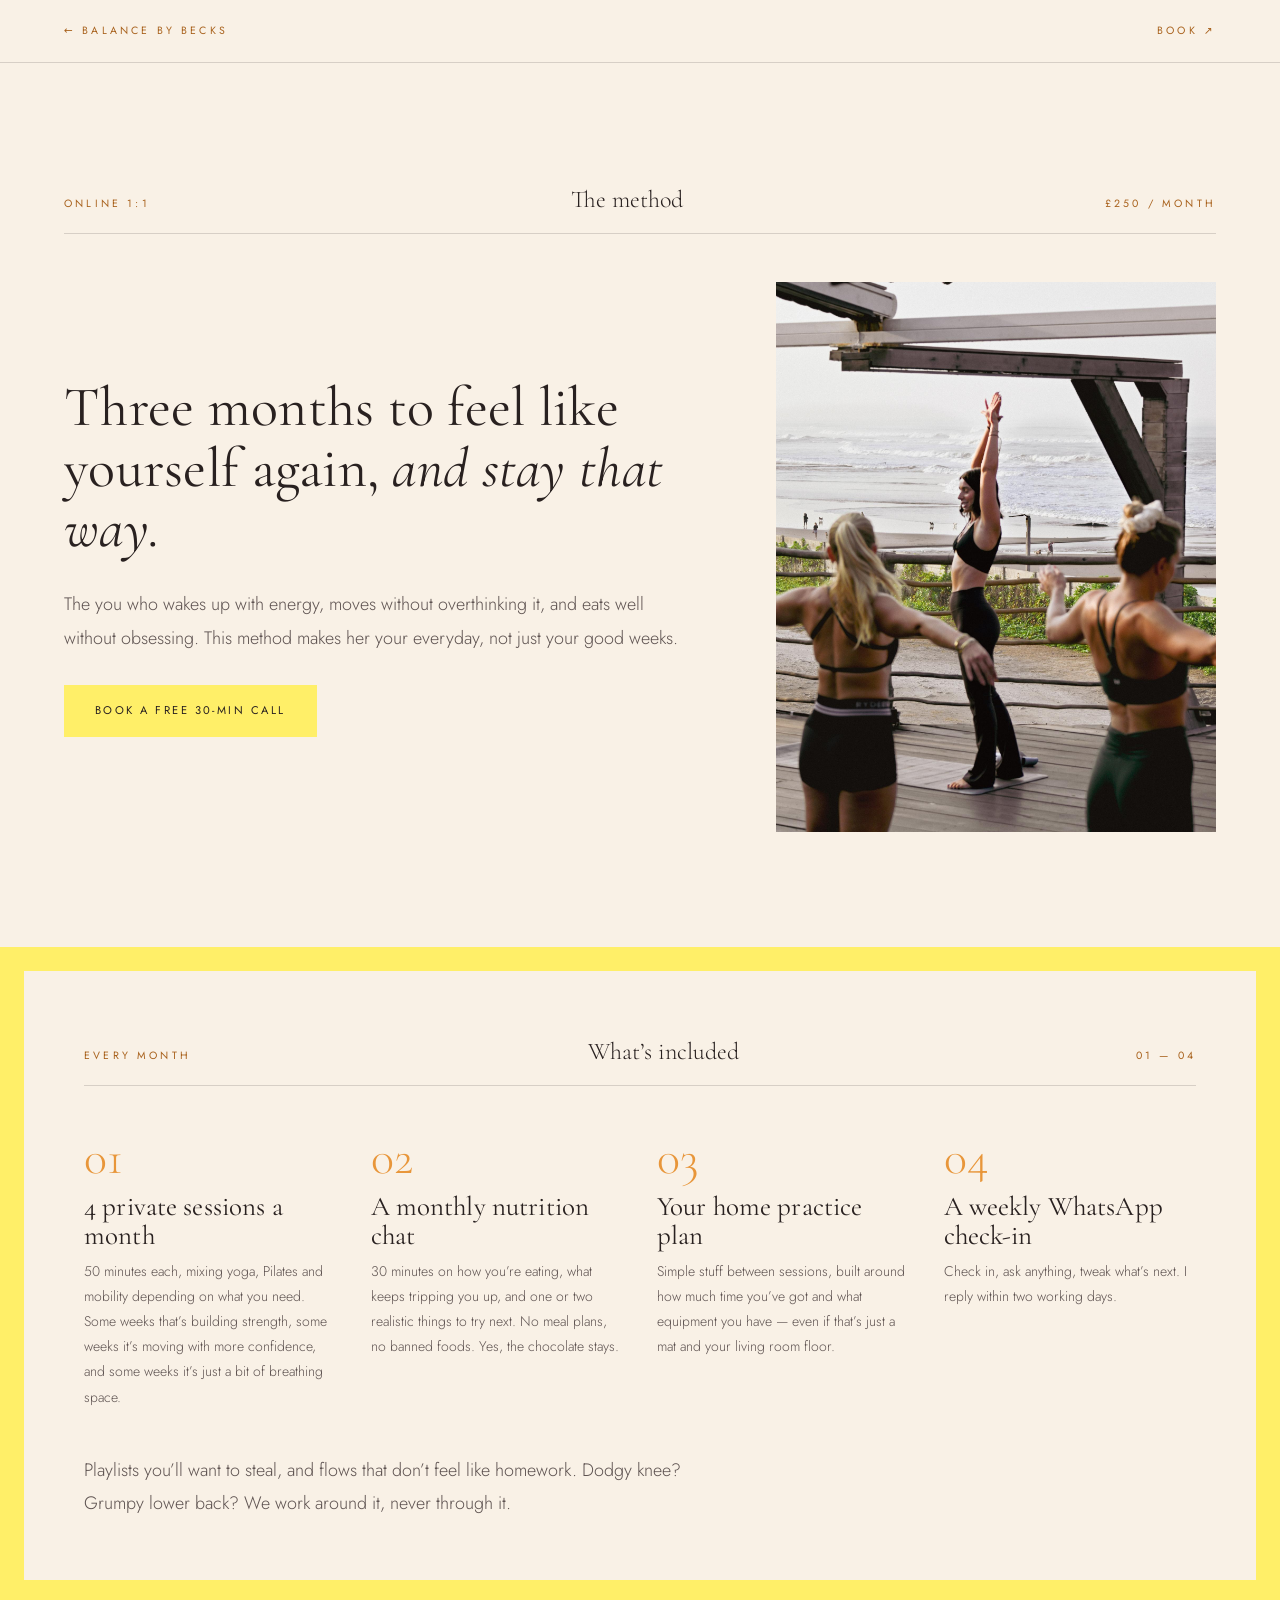
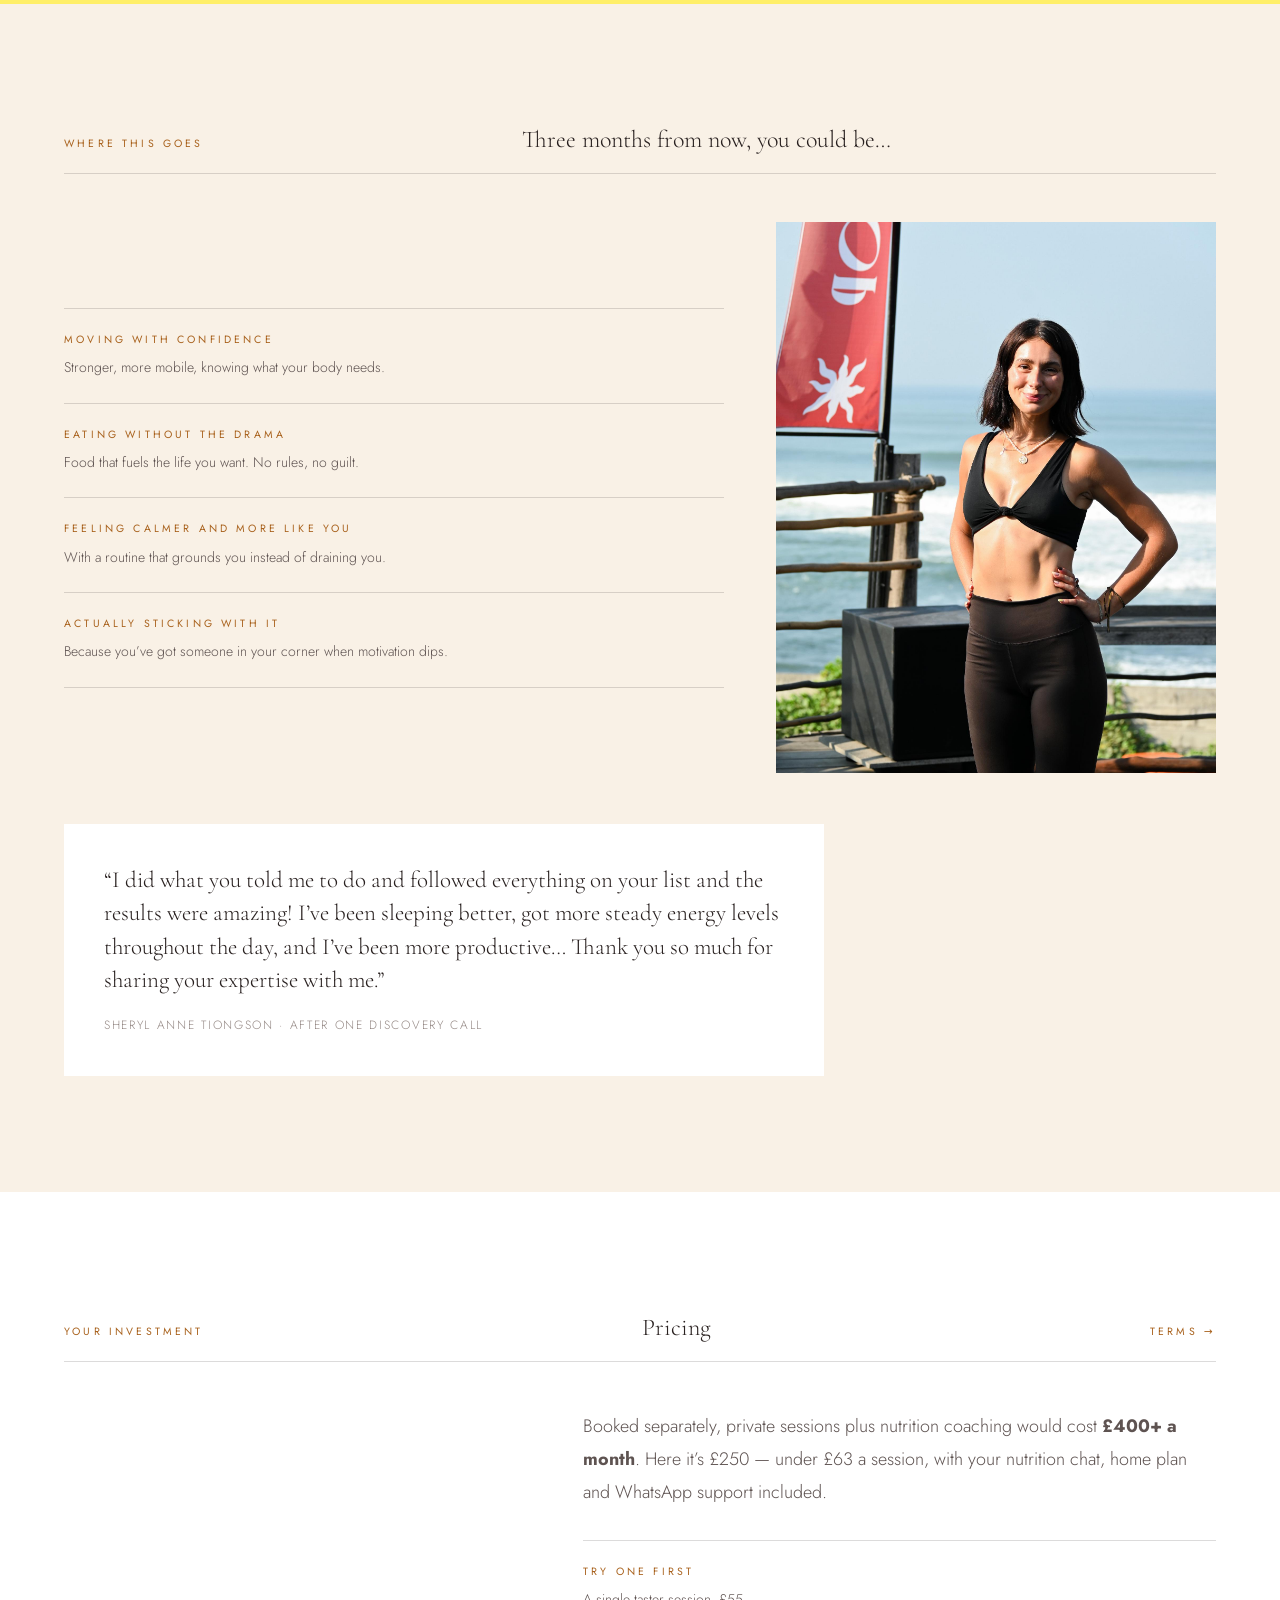
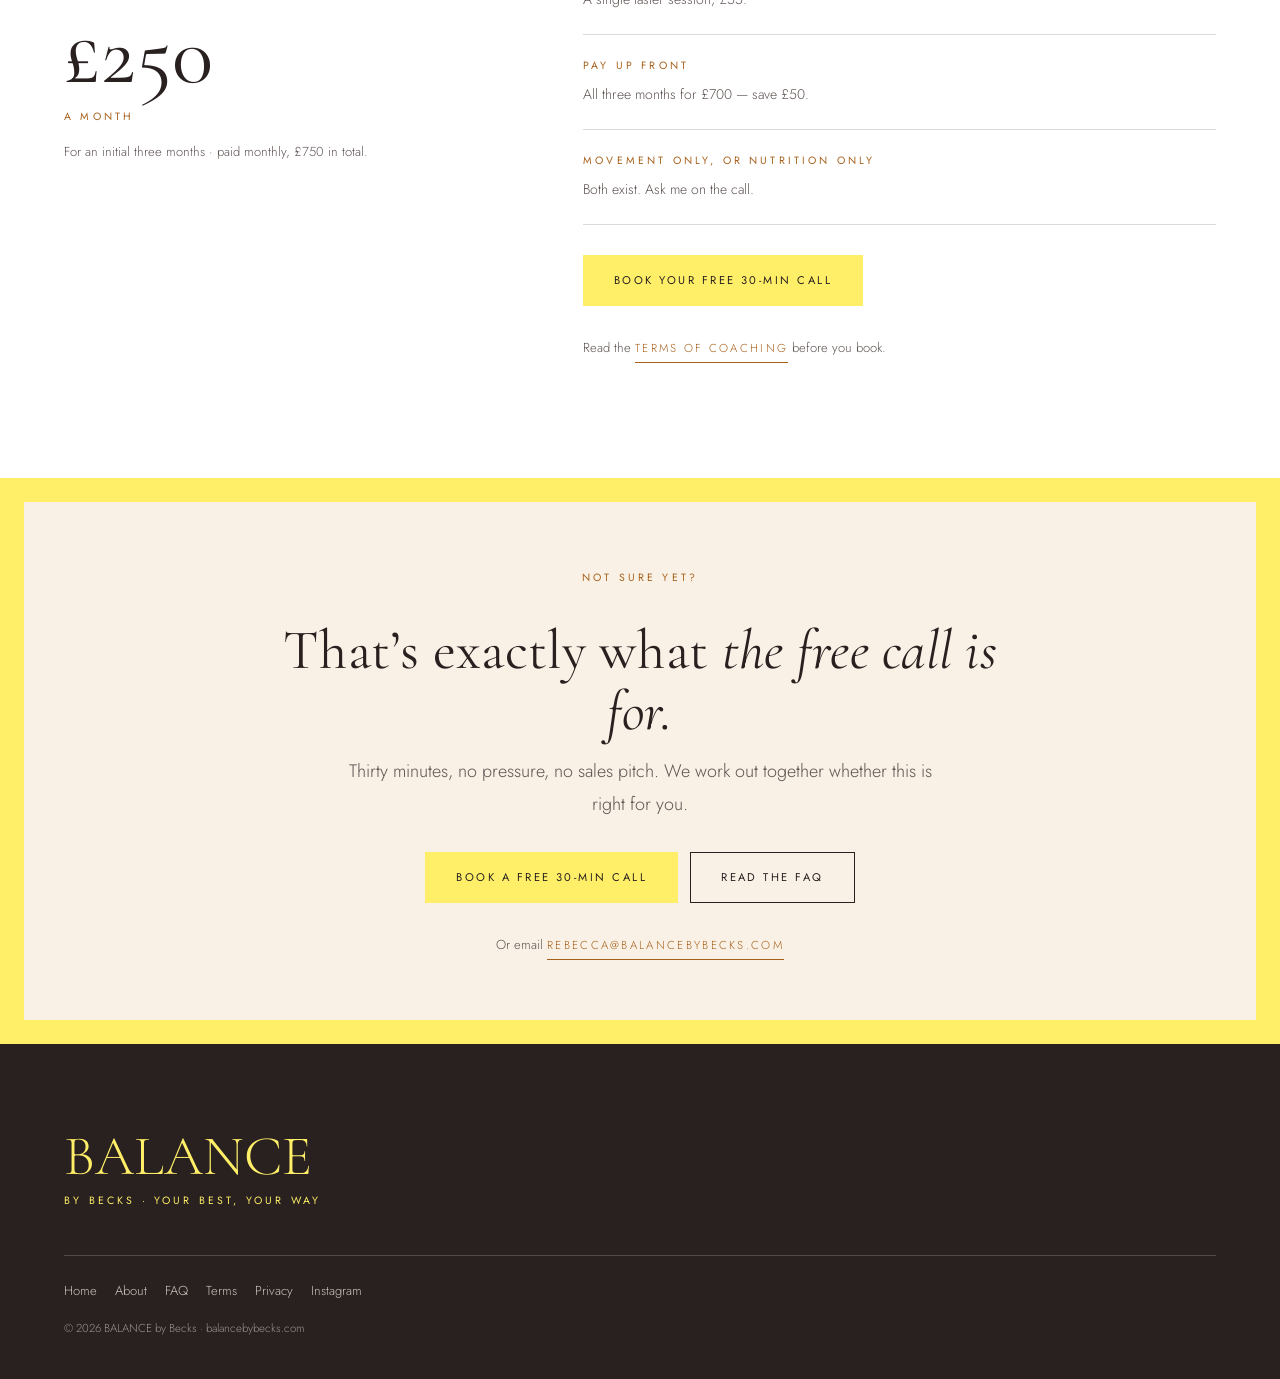
<file: programme.html>
<!DOCTYPE html>
<html lang="en">
<head>
<meta charset="UTF-8">
<meta name="viewport" content="width=device-width, initial-scale=1.0">
<title>The Method &amp; Pricing — Balance by Becks</title>
<meta name="description" content="Three months of private online yoga, Pilates and nutrition coaching with Becks. £250 a month: four 50-minute sessions, a nutrition chat, a home plan and weekly WhatsApp support.">
<meta name="theme-color" content="#F9F1E6">
<link rel="canonical" href="https://balancebybecks.com/programme.html">
<link rel="icon" href="data:image/svg+xml,%3Csvg xmlns='http://www.w3.org/2000/svg' viewBox='0 0 64 64'%3E%3Crect width='64' height='64' fill='%23F9F1E6'/%3E%3Ctext x='32' y='46' font-family='Georgia,serif' font-size='42' text-anchor='middle' fill='%23E8963A'%3EB%3C/text%3E%3C/svg%3E">
<meta property="og:title" content="The Method &amp; Pricing — Balance by Becks">
<meta property="og:description" content="Three months to feel like yourself again, and stay that way. £250 a month.">
<meta property="og:image" content="https://balancebybecks.com/images/becks-rooftop.jpg">

<script>
  /* Reserva: un solo lugar. El estilo viaja por parámetros de URL —
     Calendly sólo los aplica en plan de pago; en gratuito los ignora
     y usa su tema por defecto, sin romper nada. */
  window.BOOKING_URL = "https://calendly.com/balancebybecks/new-meeting";
  window.BOOKING_STYLE = {
    hide_gdpr_banner: 1,
    background_color: "F9F1E6",   /* crema del sitio */
    text_color:       "292120",   /* tinta */
    primary_color:    "A8611C"    /* naranja profundo: 4.8:1 con texto blanco */
  };
</script>
<link rel="preconnect" href="https://fonts.googleapis.com">
<link rel="preconnect" href="https://fonts.gstatic.com" crossorigin>
<link href="https://fonts.googleapis.com/css2?family=Cormorant+Garamond:ital,wght@0,300;0,400;1,400&family=Jost:wght@300;400&display=swap" rel="stylesheet">
<link rel="stylesheet" href="assets/site.css">
<link rel="stylesheet" href="https://assets.calendly.com/assets/external/widget.css">
</head>

<body>
<a class="skip" href="#main">Skip to content</a>

<div class="strip strip--solid">
  <a class="label" href="index.html">← Balance by Becks</a>
  <a class="label" href="#book" data-book>Book ↗</a>
</div>

<main id="main">

<!-- ══════════════ OPENER ══════════════ -->
<section class="section">
  <div class="wrap">
    <div class="rule-head">
      <span class="label">Online 1:1</span>
      <span class="rule-head__mid">The method</span>
      <span class="label hide-sm">£250 / month</span>
    </div>

    <div class="cols cols--text-photo middle">
      <div class="stack-lg rise">
        <h1 class="h-lg serif">Three months to feel like yourself again, <em>and stay that way.</em></h1>
        <p class="lede">The you who wakes up with energy, moves without overthinking it, and eats well without obsessing. This method makes her your everyday, not just your good weeks.</p>
        <div class="btn-row">
          <a class="btn" href="#book" data-book>Book a free 30-min call</a>
        </div>
      </div>
      <div class="shot shot--tall rise">
        <img src="images/becks-rooftop.jpg" alt="Becks leading a class on a rooftop above the ocean" width="1667" height="2500">
      </div>
    </div>
  </div>
</section>

<!-- ══════════════ WHAT'S INCLUDED ══════════════ -->
<section class="frame">
  <div class="frame__inner frame--paper">
    <div class="wrap">
      <div class="rule-head">
        <span class="label">Every month</span>
        <span class="rule-head__mid">What&rsquo;s included</span>
        <span class="label hide-sm">01 &mdash; 04</span>
      </div>

      <div class="steps steps--4 rise">
        <div class="step">
          <div class="step__n">01</div>
          <h3 class="h-sm serif">4 private sessions a month</h3>
          <p>50 minutes each, mixing yoga, Pilates and mobility depending on what you need. Some weeks that&rsquo;s building strength, some weeks it&rsquo;s moving with more confidence, and some weeks it&rsquo;s just a bit of breathing space.</p>
        </div>
        <div class="step">
          <div class="step__n">02</div>
          <h3 class="h-sm serif">A monthly nutrition chat</h3>
          <p>30 minutes on how you&rsquo;re eating, what keeps tripping you up, and one or two realistic things to try next. No meal plans, no banned foods. Yes, the chocolate stays.</p>
        </div>
        <div class="step">
          <div class="step__n">03</div>
          <h3 class="h-sm serif">Your home practice plan</h3>
          <p>Simple stuff between sessions, built around how much time you&rsquo;ve got and what equipment you have &mdash; even if that&rsquo;s just a mat and your living room floor.</p>
        </div>
        <div class="step">
          <div class="step__n">04</div>
          <h3 class="h-sm serif">A weekly WhatsApp check-in</h3>
          <p>Check in, ask anything, tweak what&rsquo;s next. I reply within two working days.</p>
        </div>
      </div>

      <p class="lede rise" style="margin-top:clamp(28px,4vw,44px)">Playlists you&rsquo;ll want to steal, and flows that don&rsquo;t feel like homework. Dodgy knee? Grumpy lower back? We work around it, never through it.</p>
    </div>
  </div>
</section>

<!-- ══════════════ THREE MONTHS FROM NOW ══════════════ -->
<section class="section">
  <div class="wrap">
    <div class="rule-head">
      <span class="label">Where this goes</span>
      <span class="rule-head__mid">Three months from now, you could be…</span>
      <span class="label hide-sm">&nbsp;</span>
    </div>

    <div class="cols cols--text-photo middle">
      <div class="rows rise">
        <div class="row"><span class="row__k label">Moving with confidence</span><p>Stronger, more mobile, knowing what your body needs.</p></div>
        <div class="row"><span class="row__k label">Eating without the drama</span><p>Food that fuels the life you want. No rules, no guilt.</p></div>
        <div class="row"><span class="row__k label">Feeling calmer and more like you</span><p>With a routine that grounds you instead of draining you.</p></div>
        <div class="row"><span class="row__k label">Actually sticking with it</span><p>Because you&rsquo;ve got someone in your corner when motivation dips.</p></div>
      </div>

      <div class="shot shot--tall rise">
        <img src="images/becks-beach.jpg" alt="Becks on a deck above the ocean in Bali" loading="lazy" width="1667" height="2500">
      </div>
    </div>

    <blockquote class="quote rise" style="margin-top:clamp(32px,4vw,52px);max-width:760px">
      <p>&ldquo;I did what you told me to do and followed everything on your list and the results were amazing! I&rsquo;ve been sleeping better, got more steady energy levels throughout the day, and I&rsquo;ve been more productive&hellip; Thank you so much for sharing your expertise with me.&rdquo;</p>
      <cite>Sheryl Anne Tiongson &middot; After one discovery call</cite>
    </blockquote>
  </div>
</section>

<!-- ══════════════ INVESTMENT ══════════════ -->
<section class="section section--paper">
  <div class="wrap">
    <div class="rule-head">
      <span class="label">Your investment</span>
      <span class="rule-head__mid">Pricing</span>
      <a class="label" href="terms.html">Terms →</a>
    </div>

    <div class="cols cols--sidebar middle">
      <div class="rise">
        <div class="h-xl serif">£250</div>
        <p class="label" style="margin-top:6px">A month</p>
        <p class="small" style="margin-top:14px">For an initial three months · paid monthly, £750 in total.</p>
      </div>

      <div class="rise stack-lg">
        <p class="lede">Booked separately, private sessions plus nutrition coaching would cost <strong>£400+ a month</strong>. Here it&rsquo;s £250 &mdash; under £63 a session, with your nutrition chat, home plan and WhatsApp support included.</p>

        <div class="rows">
          <div class="row"><span class="row__k label">Try one first</span><p>A single taster session, £55.</p></div>
          <div class="row"><span class="row__k label">Pay up front</span><p>All three months for £700 &mdash; save £50.</p></div>
          <div class="row"><span class="row__k label">Movement only, or nutrition only</span><p>Both exist. Ask me on the call.</p></div>
        </div>

        <div class="btn-row">
          <a class="btn" href="#book" data-book>Book your free 30-min call</a>
        </div>
        <p class="small">Read the <a class="link-cta" href="terms.html">terms of coaching</a> before you book.</p>
      </div>
    </div>
  </div>
</section>

<!-- ══════════════ BOOK ══════════════ -->
<section class="frame" id="book">
  <div class="frame__inner">
    <div class="wrap wrap--narrow center stack-lg">
      <span class="label">Not sure yet?</span>
      <h2 class="h-lg serif">That&rsquo;s exactly what <em>the free call is for.</em></h2>
      <p class="lede" style="margin:14px auto 0">Thirty minutes, no pressure, no sales pitch. We work out together whether this is right for you.</p>
      <div class="btn-row" style="justify-content:center">
        <a class="btn" href="#book" data-book>Book a free 30-min call</a>
        <a class="btn btn--ghost" href="faq.html">Read the FAQ</a>
      </div>
      <p class="small">Or email <a class="link-cta" href="mailto:rebecca@balancebybecks.com">rebecca@balancebybecks.com</a></p>
    </div>
  </div>
</section>

</main>

<footer class="foot">
  <div class="wrap">
    <div class="foot__mark">BALANCE</div>
    <p class="label" style="margin-top:8px">by Becks &middot; Your best, your way</p>
    <hr class="foot__rule">
    <nav class="foot__nav" aria-label="Footer">
      <a href="index.html">Home</a>
      <a href="about.html">About</a>
      <a href="faq.html">FAQ</a>
      <a href="terms.html">Terms</a>
      <a href="privacy.html">Privacy</a>
      <a href="https://www.instagram.com/balancebybecks" rel="noopener">Instagram</a>
    </nav>
    <p class="foot__fine" style="margin-top:16px">© <span data-year>2026</span> BALANCE by Becks · balancebybecks.com</p>
  </div>
</footer>

<script src="https://assets.calendly.com/assets/external/widget.js" async></script>
<script src="assets/site.js" defer></script>
</body>
</html>
</file>
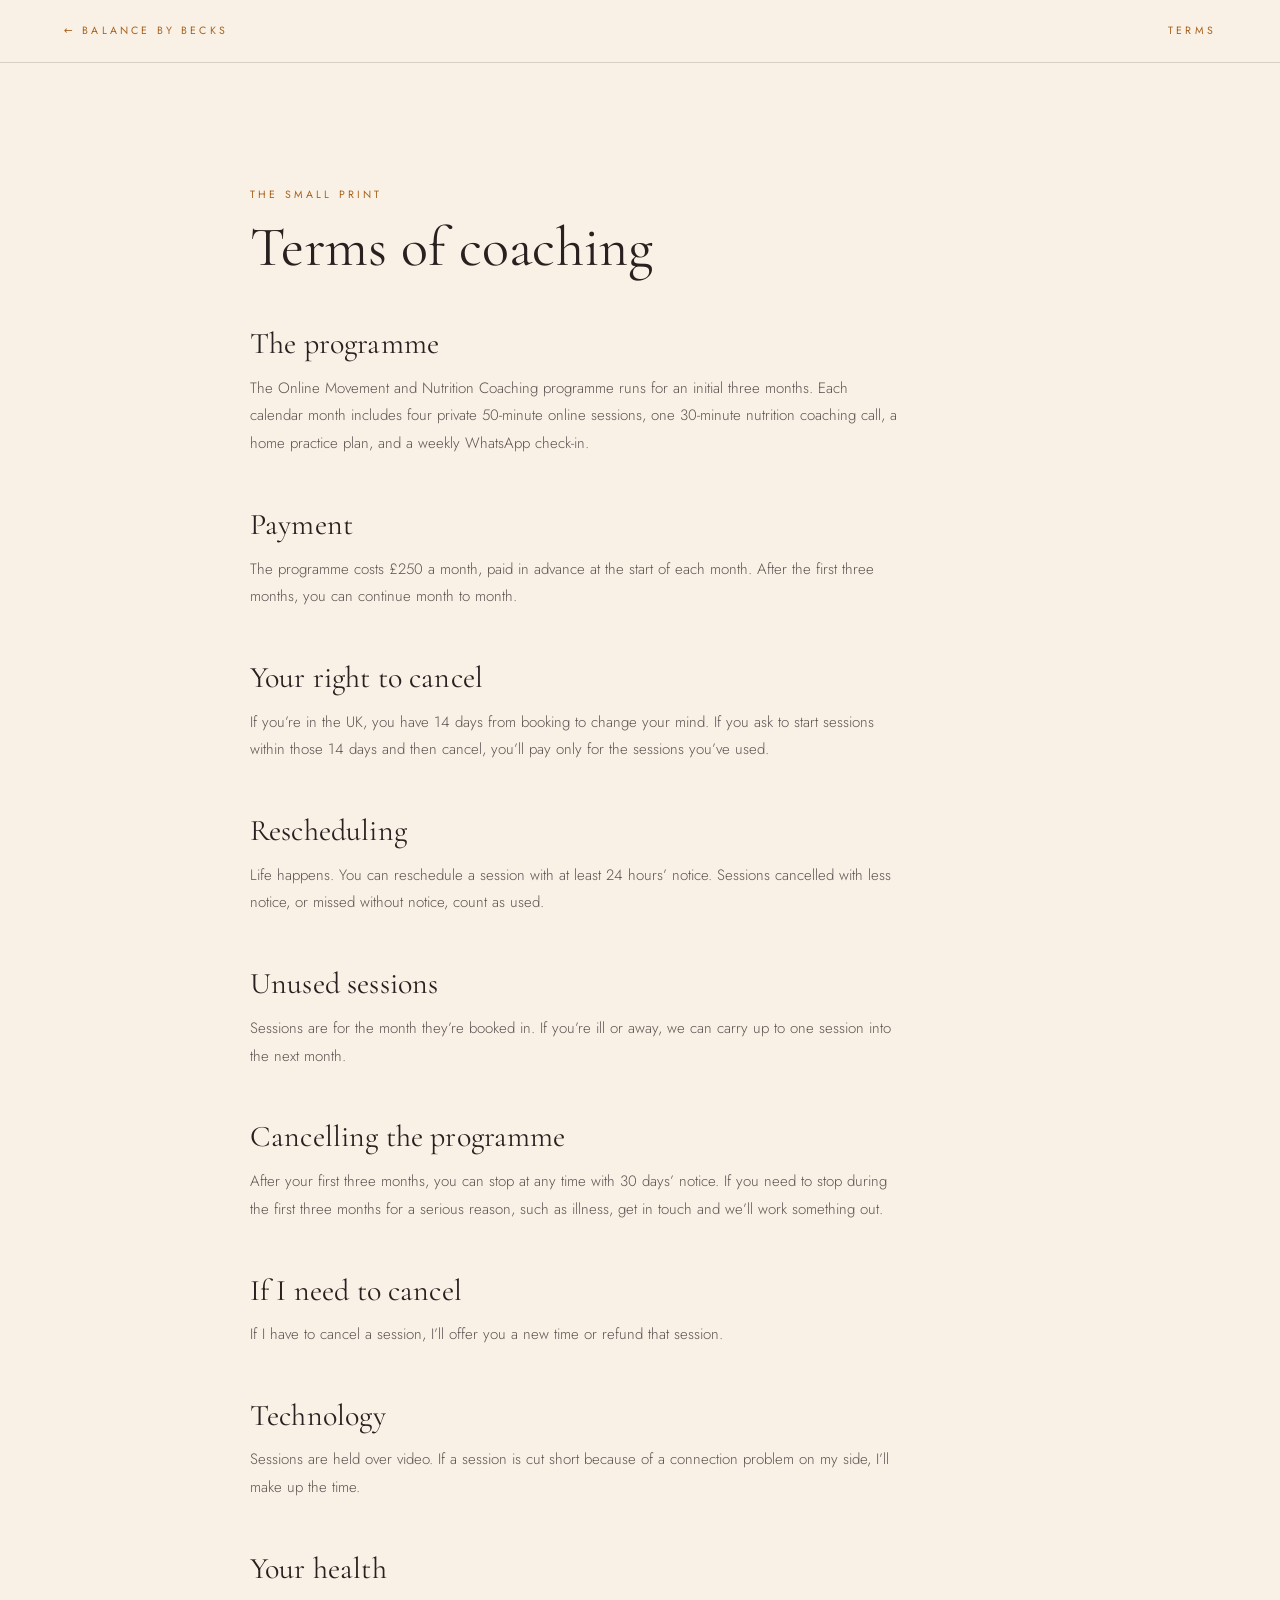
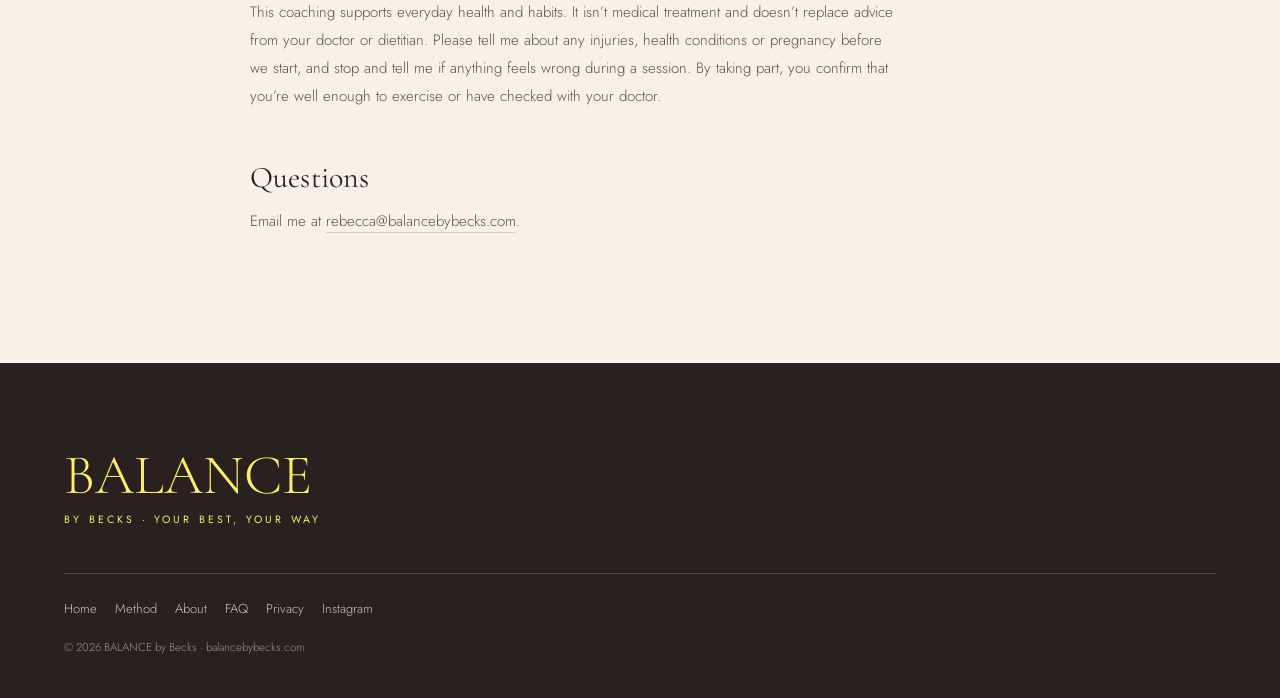
<file: terms.html>
<!DOCTYPE html>
<html lang="en">
<head>
<meta charset="UTF-8">
<meta name="viewport" content="width=device-width, initial-scale=1.0">
<title>Terms of Coaching — BALANCE by Becks</title>
<meta name="description" content="The terms of the Online Movement and Nutrition Coaching programme with BALANCE by Becks: what's included, payment, rescheduling, cancellation and health.">
<meta name="theme-color" content="#F9F1E6">
<meta name="robots" content="noindex,follow">
<link rel="canonical" href="https://balancebybecks.com/terms.html">
<link rel="icon" href="data:image/svg+xml,%3Csvg xmlns='http://www.w3.org/2000/svg' viewBox='0 0 64 64'%3E%3Crect width='64' height='64' fill='%23F9F1E6'/%3E%3Ctext x='32' y='46' font-family='Georgia,serif' font-size='42' text-anchor='middle' fill='%23E8963A'%3EB%3C/text%3E%3C/svg%3E">
<link rel="preconnect" href="https://fonts.googleapis.com">
<link rel="preconnect" href="https://fonts.gstatic.com" crossorigin>
<link href="https://fonts.googleapis.com/css2?family=Cormorant+Garamond:ital,wght@0,300;0,400;1,400&family=Jost:wght@300;400&display=swap" rel="stylesheet">
<link rel="stylesheet" href="assets/site.css">
</head>

<body>
<a class="skip" href="#main">Skip to content</a>

<div class="strip strip--solid">
  <a class="label" href="index.html">← Balance by Becks</a>
  <span class="label hide-sm">Terms</span>
</div>

<main id="main">
<section class="section">
  <div class="wrap wrap--narrow prose">
    <span class="label">The small print</span>
    <h1 class="h-lg serif" style="margin:10px 0 clamp(26px,4vw,44px)">Terms of coaching</h1>

    <h2 class="serif">The programme</h2>
    <p>The Online Movement and Nutrition Coaching programme runs for an initial three months. Each calendar month includes four private 50-minute online sessions, one 30-minute nutrition coaching call, a home practice plan, and a weekly WhatsApp check-in.</p>

    <h2 class="serif">Payment</h2>
    <p>The programme costs £250 a month, paid in advance at the start of each month. After the first three months, you can continue month to month.</p>

    <h2 class="serif">Your right to cancel</h2>
    <p>If you&rsquo;re in the UK, you have 14 days from booking to change your mind. If you ask to start sessions within those 14 days and then cancel, you&rsquo;ll pay only for the sessions you&rsquo;ve used.</p>

    <h2 class="serif">Rescheduling</h2>
    <p>Life happens. You can reschedule a session with at least 24 hours&rsquo; notice. Sessions cancelled with less notice, or missed without notice, count as used.</p>

    <h2 class="serif">Unused sessions</h2>
    <p>Sessions are for the month they&rsquo;re booked in. If you&rsquo;re ill or away, we can carry up to one session into the next month.</p>

    <h2 class="serif">Cancelling the programme</h2>
    <p>After your first three months, you can stop at any time with 30 days&rsquo; notice. If you need to stop during the first three months for a serious reason, such as illness, get in touch and we&rsquo;ll work something out.</p>

    <h2 class="serif">If I need to cancel</h2>
    <p>If I have to cancel a session, I&rsquo;ll offer you a new time or refund that session.</p>

    <h2 class="serif">Technology</h2>
    <p>Sessions are held over video. If a session is cut short because of a connection problem on my side, I&rsquo;ll make up the time.</p>

    <h2 class="serif">Your health</h2>
    <p>This coaching supports everyday health and habits. It isn&rsquo;t medical treatment and doesn&rsquo;t replace advice from your doctor or dietitian. Please tell me about any injuries, health conditions or pregnancy before we start, and stop and tell me if anything feels wrong during a session. By taking part, you confirm that you&rsquo;re well enough to exercise or have checked with your doctor.</p>

    <h2 class="serif">Questions</h2>
    <p>Email me at <a href="mailto:rebecca@balancebybecks.com">rebecca@balancebybecks.com</a>.</p>
  </div>
</section>
</main>

<footer class="foot">
  <div class="wrap">
    <div class="foot__mark">BALANCE</div>
    <p class="label" style="margin-top:8px">by Becks &middot; Your best, your way</p>
    <hr class="foot__rule">
    <nav class="foot__nav" aria-label="Footer">
      <a href="index.html">Home</a>
      <a href="programme.html">Method</a>
      <a href="about.html">About</a>
      <a href="faq.html">FAQ</a>
      <a href="privacy.html">Privacy</a>
      <a href="https://www.instagram.com/balancebybecks" rel="noopener">Instagram</a>
    </nav>
    <p class="foot__fine" style="margin-top:16px">© <span data-year>2026</span> BALANCE by Becks · balancebybecks.com</p>
  </div>
</footer>

<script src="assets/site.js" defer></script>
</body>
</html>
</file>
<file: assets/site.css>
/* ==========================================================================
   BALANCE by Becks — Louve edition
   Peachy cream #F9F1E6 · sunshine yellow #FFEF68 · orange labels #E8963A
   Cormorant Garamond display · Jost 300 body
   Shared across index, programme, faq, privacy, terms.
   ========================================================================== */

:root{
  --cream:#F9F1E6;
  --paper:#FFFFFF;
  --ink:#292120;
  --ink-soft:#5E5351;
  --ink-faint:#958985;
  --yellow:#FFEF68;
  --orange:#E8963A;
  --orange-deep:#A8611C;      /* 4.8:1 on cream — small text */
  --line:rgba(41,33,32,.16);
  --line-soft:rgba(41,33,32,.09);

  --serif:'Cormorant Garamond',Georgia,'Times New Roman',serif;
  --sans:'Jost',system-ui,-apple-system,'Segoe UI',sans-serif;

  --pad:clamp(20px,5vw,72px);
  --gap:clamp(24px,4vw,56px);
  --ease:cubic-bezier(.22,1,.36,1);
}

*,*::before,*::after{box-sizing:border-box;margin:0;padding:0}
html{scroll-behavior:smooth;-webkit-text-size-adjust:100%}
body{
  font-family:var(--sans);font-weight:300;font-size:16px;line-height:1.75;
  color:var(--ink);background:var(--cream);
  overflow-x:hidden;-webkit-font-smoothing:antialiased;
}
img{display:block;max-width:100%}
a{color:inherit;text-decoration:none}
ul,ol{list-style:none}
button{font:inherit;background:none;border:0;cursor:pointer;color:inherit}
input,textarea{font:inherit}
:focus-visible{outline:2px solid var(--orange-deep);outline-offset:3px}
::selection{background:var(--yellow);color:var(--ink)}

/* ---------- type ---------- */
h1,h2,h3,.serif{font-family:var(--serif);font-weight:400;line-height:1.08;letter-spacing:.005em}
h1 em,h2 em,h3 em,.serif em{font-style:italic}
p{max-width:62ch}
.lede{font-size:clamp(15px,1.5vw,18px);line-height:1.85;color:var(--ink-soft)}
.small{font-size:13px;line-height:1.8;color:var(--ink-soft)}

.label{
  font-family:var(--sans);font-weight:400;font-size:.66rem;
  letter-spacing:.3em;text-transform:uppercase;color:var(--orange-deep);
}
.label--light{color:var(--yellow)}

.h-xl{font-size:clamp(38px,7vw,86px)}
.h-lg{font-size:clamp(30px,4.6vw,56px)}
.h-md{font-size:clamp(24px,3vw,38px)}
.h-sm{font-size:clamp(20px,2.2vw,27px)}

/* ---------- layout ---------- */
.section{padding:clamp(56px,9vw,120px) var(--pad)}
.section--paper{background:var(--paper)}
.section--tight{padding-top:clamp(36px,5vw,64px);padding-bottom:clamp(36px,5vw,64px)}
.wrap{max-width:1280px;margin:0 auto}
.wrap--narrow{max-width:780px}

.cols{display:grid;gap:var(--gap)}
@media(min-width:860px){
  .cols--2{grid-template-columns:1fr 1fr}
  .cols--3{grid-template-columns:repeat(3,1fr)}
  .cols--sidebar{grid-template-columns:.85fr 1.15fr}
  .cols--text-photo{grid-template-columns:1fr 1.1fr}
  .middle{align-items:center}
}

/* ---------- top strip (faithful to the reference) ---------- */
.strip{
  position:absolute;top:0;left:0;right:0;z-index:20;
  display:flex;justify-content:space-between;align-items:center;gap:16px;
  padding:22px var(--pad);
}
.strip a:hover{opacity:.72}
.strip--solid{position:static;border-bottom:1px solid var(--line);background:var(--cream)}
.strip--solid .label{color:var(--orange-deep)}

/* ---------- hero ---------- */
.hero{position:relative;min-height:min(94vh,820px);display:flex;align-items:flex-end;overflow:hidden}
.hero__foot{position:relative;width:100%;flex:1 0 100%}
.hero__img{position:absolute;inset:0;width:100%;height:100%;object-fit:cover;object-position:center 38%}
/* desktop: lift the photo so Becks' face clears the BECKS wordmark */
@media(min-width:861px){.hero__img{object-position:center 48%}}
/* phones: a shorter hero so BECKS is on screen the moment the page opens
   (svh = the viewport with the browser bars showing) */
@media(max-width:640px){
  .hero{min-height:0;height:76vh;height:76svh;max-height:640px}
  .hero__img{object-position:center 30%}
}
.hero__veil{position:absolute;inset:0;background:linear-gradient(rgba(41,33,32,.38) 0%,rgba(41,33,32,0) 30%,rgba(41,33,32,.55) 62%,rgba(41,33,32,.92) 100%)}
.hero__mark{
  position:relative;width:100%;text-align:center;
  font-family:var(--serif);font-weight:400;
  font-size:clamp(68px,18.5vw,215px);line-height:.76;letter-spacing:.06em;
  color:var(--yellow);padding:0 10px;
  margin-bottom:-.06em;              /* bleeds off the bottom, as in the reference */
}
.hero__sub{
  width:100%;max-width:none;text-align:center;color:var(--yellow);
  padding:0 var(--pad) clamp(16px,2.4vw,26px);
}

/* ---------- numbered contents, brand-book style ---------- */
.contents{font-size:13px;line-height:2.9;letter-spacing:.02em}
.contents a{display:flex;justify-content:space-between;gap:14px;border-bottom:1px solid var(--line-soft);transition:background .25s var(--ease)}
.contents a:hover{background:rgba(255,239,104,.4)}
.contents .n{color:var(--orange);min-width:2.4em}
.contents .p{color:var(--ink-faint)}

/* ---------- the yellow frame ---------- */
.frame{background:var(--yellow);padding:clamp(14px,2.4vw,24px)}
.frame__inner{background:var(--cream);padding:clamp(28px,5vw,60px)}
.frame--paper .frame__inner{background:var(--paper)}

/* ---------- header rule, "Balance by Becks — Services — →" ---------- */
.rule-head{
  display:flex;justify-content:space-between;align-items:baseline;gap:18px;
  border-bottom:1px solid var(--line);padding-bottom:12px;margin-bottom:clamp(28px,4vw,48px);
}
.rule-head__mid{font-family:var(--serif);font-size:clamp(19px,2vw,24px);letter-spacing:0;text-transform:none}

/* ---------- media ---------- */
.shot{position:relative;overflow:hidden;background:#EADBC8}
.shot img{width:100%;height:100%;object-fit:cover}
.shot--tall{aspect-ratio:4/5}
.shot--wide{aspect-ratio:5/4}
.shot--pano{aspect-ratio:16/10}
.shot--warrior img{object-position:center 66%}
.shot--faq img{object-position:center 85%}
/* text + tall photo: keep the photo close to the height of the text beside it */
@media(min-width:860px){
  .cols--text-photo:has(> .shot--tall){grid-template-columns:1.2fr .8fr}
  .cols--text-photo > .shot--tall{width:100%;max-width:460px;justify-self:end}
  .cols--sidebar:has(> .shot--tall){grid-template-columns:minmax(0,460px) 1fr}
}

/* ---------- buttons ---------- */
.btn{
  display:inline-block;font-family:var(--sans);font-weight:400;
  font-size:.7rem;letter-spacing:.22em;text-transform:uppercase;
  padding:15px 30px;background:var(--yellow);color:var(--ink);
  border:1px solid transparent;transition:all .3s var(--ease);
}
.btn:hover{background:var(--ink);color:var(--yellow)}
.btn--ghost{background:transparent;border-color:var(--ink);color:var(--ink)}
.btn--ghost:hover{background:var(--ink);color:var(--cream)}
.btn--light{background:var(--yellow);color:var(--ink)}
.btn-row{display:flex;flex-wrap:wrap;gap:12px;align-items:center;margin-top:clamp(22px,3vw,32px)}

/* a quiet link that still reads as a CTA */
.link-cta{
  display:inline-block;font-size:.72rem;letter-spacing:.2em;text-transform:uppercase;
  color:var(--orange-deep);border-bottom:1px solid currentColor;padding-bottom:3px;
  transition:opacity .25s var(--ease);
}
.link-cta:hover{opacity:.65}

/* ---------- numbered cards ---------- */
.steps{display:grid;gap:clamp(22px,3vw,34px)}
@media(min-width:760px){.steps--3{grid-template-columns:repeat(3,1fr)}
  .steps--4{grid-template-columns:repeat(2,1fr)}}
@media(min-width:1100px){.steps--4{grid-template-columns:repeat(4,1fr)}}
.step__n{font-family:var(--serif);font-size:clamp(34px,4vw,48px);color:var(--orange);line-height:1}
.step h3{margin:10px 0 8px}
.step__n + p{margin-top:16px}
.step p{font-size:14px;line-height:1.8;color:var(--ink-soft)}

/* ---------- values / list rows ---------- */
.rows{border-top:1px solid var(--line)}
.row{border-bottom:1px solid var(--line);padding:22px 0}
.row__k{display:block;margin-bottom:6px}
.row p{font-size:14px;line-height:1.8;color:var(--ink-soft)}

/* ---------- quotes ---------- */
.quote{background:var(--paper);padding:clamp(26px,3.4vw,40px)}
.quote p{font-family:var(--serif);font-size:clamp(18px,1.9vw,23px);line-height:1.45}
.quote cite{display:block;margin-top:18px;font-style:normal;font-size:12px;letter-spacing:.14em;text-transform:uppercase;color:var(--ink-faint)}

.quote__more{margin-top:18px;padding-top:16px;border-top:1px solid var(--line-soft)}
.quote .quote__more p{font-size:clamp(15px,1.4vw,17px);font-style:italic;color:var(--ink-soft)}
.quote__more p+p{margin-top:10px}
.quotes{display:grid;gap:var(--gap)}
@media(min-width:860px){.quotes{grid-template-columns:1.25fr 1fr}.quotes .quote--lead{grid-row:span 2;display:flex;flex-direction:column;justify-content:center}}

/* ---------- client logos ---------- */
.logos{padding:clamp(40px,5.5vw,68px) var(--pad);background:var(--cream);border-top:1px solid var(--line-soft);border-bottom:1px solid var(--line-soft)}
.logos .label{display:block;text-align:center;margin-bottom:clamp(22px,3vw,34px)}
.logos__row{display:flex;flex-wrap:wrap;justify-content:center;align-items:center;gap:clamp(26px,4.6vw,64px) clamp(30px,5vw,72px);max-width:1180px;margin:0 auto}
.logos__row img{height:calc(var(--h,1) * clamp(24px,2.6vw,34px));width:auto;opacity:.82;transition:opacity .3s var(--ease)}
.logos__row img:hover{opacity:1}

/* ---------- facts ---------- */
.facts{display:flex;flex-wrap:wrap;gap:clamp(26px,5vw,64px)}
.fact__n{font-family:var(--serif);font-size:clamp(38px,5vw,62px);line-height:1}
.fact__k{font-size:11px;letter-spacing:.2em;text-transform:uppercase;color:var(--ink-faint);margin-top:6px}

/* ---------- accordion ---------- */
.acc{border-top:1px solid var(--line)}
.acc details{border-bottom:1px solid var(--line)}
.acc summary{
  display:flex;justify-content:space-between;align-items:center;gap:18px;
  padding:20px 0;cursor:pointer;list-style:none;
  font-family:var(--serif);font-size:clamp(18px,1.9vw,22px);
}
.acc summary::-webkit-details-marker{display:none}
.acc summary::after{content:'+';color:var(--orange);font-family:var(--sans);font-weight:300;font-size:20px;transition:transform .3s var(--ease)}
.acc details[open] summary::after{transform:rotate(45deg)}
.acc details > p,.acc details > div{padding:0 0 22px;font-size:14.5px;line-height:1.85;color:var(--ink-soft);max-width:68ch}

/* a column that follows the long one beside it */
@media(min-width:860px){
  .sticky{position:sticky;top:clamp(24px,4vw,56px);align-self:start}
}

/* ---------- booking ----------
   The cream matches Calendly's background_color parameter, so the widget
   sits in the page instead of on top of it. On the free plan Calendly
   ignores the colour parameters and renders white; the border keeps that
   looking deliberate either way. */
.booking{
  height:720px;background:var(--cream);border:1px solid var(--line);
  display:flex;align-items:center;justify-content:center;
}
.booking:has(iframe){display:block}
.booking > iframe{height:100%!important}
/* phones: Calendly needs at least 320px of width and more height, so the
   booking frame gives back most of its padding there */
@media(max-width:640px){
  .booking{height:1000px;min-width:0}
  .frame:has(#calendar){padding:10px}
  .frame:has(#calendar) .frame__inner{padding:36px 8px}
}
.booking__fallback{
  font-size:.72rem;letter-spacing:.2em;text-transform:uppercase;
  color:var(--orange-deep);border-bottom:1px solid currentColor;padding-bottom:3px;
}
.booking > iframe{width:100%!important}

/* ---------- prose (privacy / terms) ---------- */
.prose h2{font-size:clamp(22px,2.4vw,30px);margin:clamp(34px,4vw,52px) 0 14px}
.prose h3{font-size:clamp(18px,2vw,22px);margin:28px 0 10px}
.prose p,.prose li{font-size:15px;line-height:1.85;color:var(--ink-soft);margin-bottom:12px;max-width:72ch}
.prose ul{list-style:none;padding-left:0}
.prose li{position:relative;padding-left:20px}
.prose li::before{content:'—';position:absolute;left:0;color:var(--orange)}
.prose a{border-bottom:1px solid var(--line);}
.prose a:hover{border-color:var(--ink)}

/* ---------- footer ---------- */
.foot{background:var(--ink);color:var(--cream);padding:clamp(48px,7vw,84px) var(--pad) 40px}
.foot a:hover{color:var(--yellow)}
.foot .label{color:var(--yellow)}
.foot__mark{font-family:var(--serif);font-size:clamp(34px,5vw,56px);line-height:1;color:var(--yellow)}
.foot__nav{display:flex;flex-wrap:wrap;gap:8px 18px;font-size:13px;color:rgba(249,241,230,.78)}
.foot__rule{border:0;border-top:1px solid rgba(249,241,230,.2);margin:clamp(30px,4vw,44px) 0 24px}
.foot__fine{font-size:11.5px;color:rgba(249,241,230,.55);line-height:1.8}

.news{display:flex;flex-wrap:wrap;gap:10px;margin-top:16px}
.news input{
  flex:1;min-width:200px;background:transparent;border:0;border-bottom:1px solid rgba(249,241,230,.4);
  color:var(--cream);padding:10px 2px;font-size:14px;font-weight:300;
}
.news input::placeholder{color:rgba(249,241,230,.45)}
.news input:focus{outline:0;border-bottom-color:var(--yellow)}

/* ---------- motion ---------- */
.rise{opacity:0;transform:translateY(22px);transition:opacity .9s var(--ease),transform .9s var(--ease)}
.rise.in{opacity:1;transform:none}
@media (prefers-reduced-motion:reduce){
  html{scroll-behavior:auto}
  .rise{opacity:1;transform:none;transition:none}
  *{animation-duration:.01ms!important;transition-duration:.01ms!important}
}

/* ---------- utilities ---------- */
.stack>*+*{margin-top:14px}
.stack-lg>*+*{margin-top:clamp(20px,2.6vw,30px)}
.center{text-align:center}
.center p,p.center{margin-left:auto;margin-right:auto}
.vh{position:absolute!important;width:1px;height:1px;overflow:hidden;clip:rect(0 0 0 0);white-space:nowrap}
.skip{position:absolute;left:16px;top:-64px;background:var(--ink);color:var(--cream);padding:10px 20px;z-index:300;transition:top .2s}
.skip:focus{top:12px}
@media(max-width:640px){
  .hide-sm{display:none}
}
</file>
